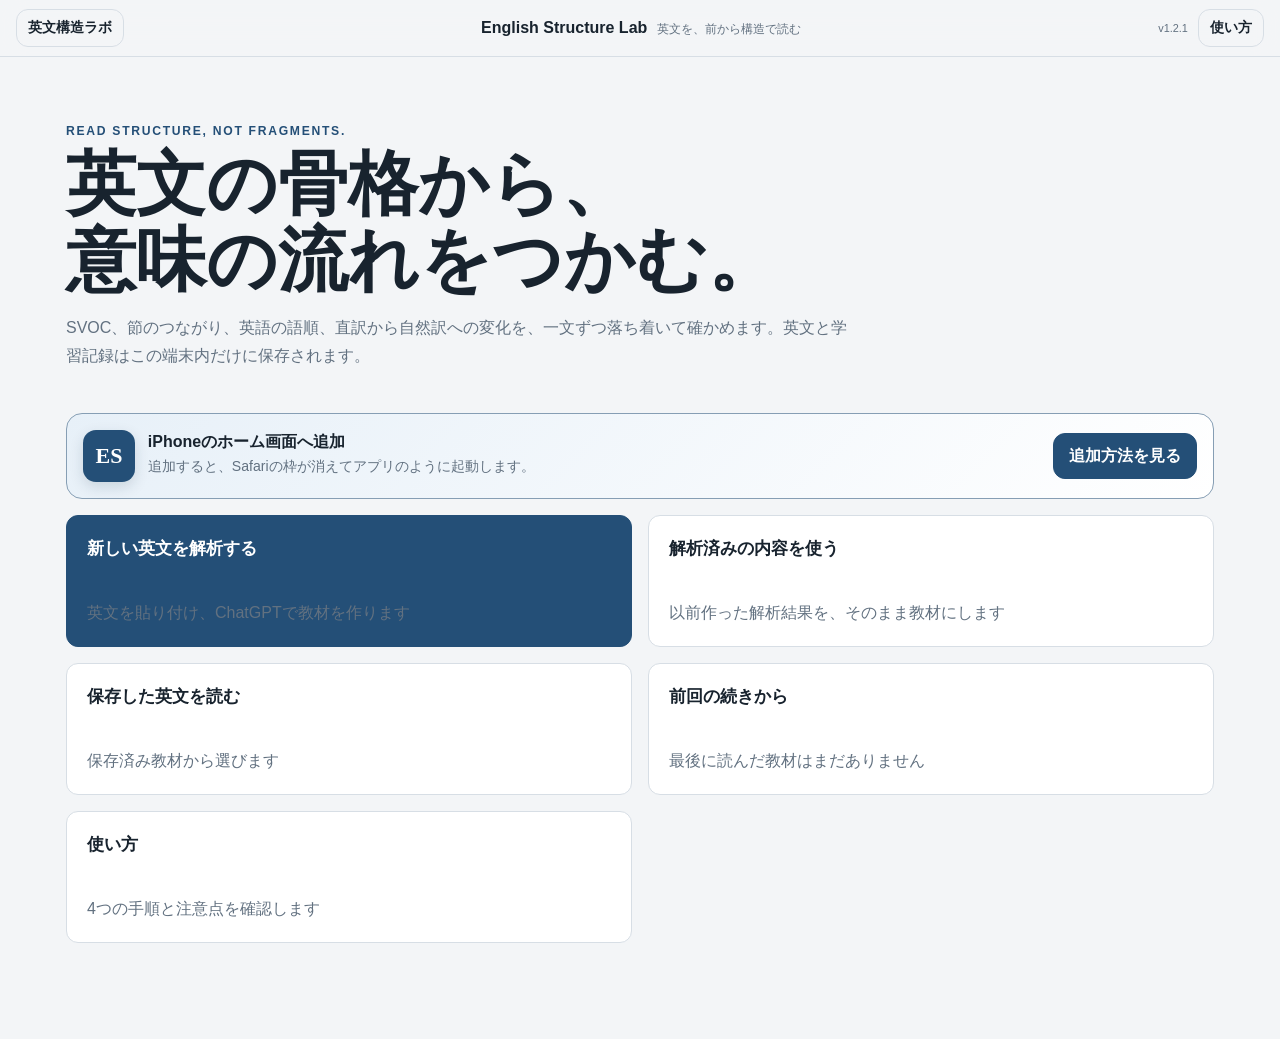
<file: index.html>
<!doctype html>
<html lang="ja">
  <head>
    <meta charset="utf-8" />
    <meta
      name="viewport"
      content="width=device-width,initial-scale=1,viewport-fit=cover,user-scalable=yes"
    />
    <meta name="color-scheme" content="light dark" />
    <meta name="theme-color" content="#244f77" />
    <meta name="mobile-web-app-capable" content="yes" />
    <meta name="apple-mobile-web-app-capable" content="yes" />
    <meta
      name="apple-mobile-web-app-status-bar-style"
      content="black-translucent"
    />
    <meta name="apple-mobile-web-app-title" content="英文構造ラボ" />
    <meta name="format-detection" content="telephone=no" />
    <link rel="manifest" href="./manifest.webmanifest" />
    <link rel="apple-touch-icon" sizes="180x180" href="./app-icon-180.png" />
    <link
      rel="icon"
      type="image/png"
      sizes="512x512"
      href="./app-icon-512.png"
    />
    <title>英文構造ラボ | English Structure Lab</title>
    <style>
      :root {
        --bg: #f3f5f7;
        --card: #fff;
        --ink: #18232e;
        --muted: #627180;
        --line: #d7dee5;
        --brand: #244f77;
        --soft: #e7f0f8;
        --focus: #ffbd3b;
        --s: #1569aa;
        --v: #b52f3d;
        --o: #197744;
        --c: #a65012;
        --m: #6d4b90;
        --fs: 24px;
        --lh: 1.85;
        --shadow: 0 9px 28px #172b3c12;
      }
      [data-theme="dark"] {
        --bg: #11171d;
        --card: #1a232c;
        --ink: #edf3f8;
        --muted: #aab6c1;
        --line: #354452;
        --brand: #9bc9ef;
        --soft: #253a4c;
        --s: #77c0ff;
        --v: #ff8c99;
        --o: #74d69c;
        --c: #ffb273;
        --m: #c7a8e8;
        --shadow: none;
      }
      * {
        box-sizing: border-box;
      }
      html {
        background: var(--bg);
        overscroll-behavior-y: none;
      }
      body {
        margin: 0;
        min-height: 100vh;
        min-height: 100dvh;
        background: var(--bg);
        color: var(--ink);
        font-family:
          -apple-system, BlinkMacSystemFont, "Hiragino Sans", "Yu Gothic",
          sans-serif;
        -webkit-tap-highlight-color: transparent;
        overscroll-behavior-y: none;
      }
      button,
      input,
      textarea,
      select {
        font: inherit;
        color: inherit;
      }
      button,
      .fileButton {
        min-height: 46px;
        border: 1px solid var(--line);
        border-radius: 12px;
        background: var(--card);
        padding: 0.66rem 0.95rem;
        font-weight: 700;
        cursor: pointer;
        touch-action: manipulation;
      }
      button:hover,
      .fileButton:hover {
        border-color: var(--brand);
      }
      button:focus-visible,
      input:focus-visible,
      textarea:focus-visible,
      select:focus-visible,
      [tabindex]:focus-visible {
        outline: 3px solid var(--focus);
        outline-offset: 3px;
      }
      .primary {
        background: var(--brand);
        border-color: var(--brand);
        color: white;
      }
      [data-theme="dark"] .primary {
        color: #111;
      }
      .ghost {
        background: transparent;
      }
      .danger {
        color: #a52330;
      }
      .small {
        min-height: 38px;
        padding: 0.4rem 0.68rem;
        font-size: 0.88rem;
      }
      .header {
        position: sticky;
        top: 0;
        z-index: 30;
        display: flex;
        justify-content: space-between;
        align-items: center;
        gap: 0.5rem;
        padding: max(0.55rem, env(safe-area-inset-top))
          max(1rem, env(safe-area-inset-right)) 0.55rem
          max(1rem, env(safe-area-inset-left));
        border-bottom: 1px solid var(--line);
        background: color-mix(in srgb, var(--bg) 92%, transparent);
        backdrop-filter: blur(12px);
        -webkit-backdrop-filter: blur(12px);
      }
      .brand {
        display: flex;
        gap: 0.6rem;
        align-items: baseline;
      }
      .brand span {
        font-size: 0.72rem;
        color: var(--muted);
      }
      .appVersion {
        font-size: 0.68rem;
        color: var(--muted);
        white-space: nowrap;
      }
      .shell {
        width: min(1180px, 100%);
        margin: auto;
        padding: 1rem max(1rem, env(safe-area-inset-right))
          calc(6rem + env(safe-area-inset-bottom))
          max(1rem, env(safe-area-inset-left));
      }
      .view[hidden],
      .modal[hidden],
      .toast[hidden] {
        display: none !important;
      }
      .hero {
        padding: 3.2rem 0 1.7rem;
        max-width: 790px;
      }
      .eyebrow {
        font-size: 0.76rem;
        font-weight: 800;
        letter-spacing: 0.14em;
        color: var(--brand);
      }
      h1,
      h2 {
        font-family: Georgia, "Yu Mincho", serif;
      }
      .hero h1 {
        font-size: clamp(2.1rem, 7vw, 4.4rem);
        line-height: 1.08;
        margin: 0.5rem 0;
      }
      .hero p,
      .hint {
        color: var(--muted);
        line-height: 1.75;
      }
      .homeGrid {
        display: grid;
        grid-template-columns: 1fr 1fr;
        gap: 1rem;
      }
      .homeAction {
        min-height: 132px;
        text-align: left;
        padding: 1.25rem;
        display: flex;
        flex-direction: column;
        align-items: flex-start;
        justify-content: space-between;
      }
      .homeAction b {
        font-size: 1.08rem;
      }
      .homeAction span {
        color: var(--muted);
        font-weight: 400;
        line-height: 1.55;
      }
      .installCard {
        display: grid;
        grid-template-columns: auto 1fr auto;
        align-items: center;
        gap: 0.8rem;
        border: 1px solid color-mix(in srgb, var(--brand) 45%, var(--line));
        background: linear-gradient(135deg, var(--soft), var(--card));
        padding: 1rem;
        border-radius: 16px;
        margin-bottom: 1rem;
      }
      .installIcon {
        width: 52px;
        height: 52px;
        border-radius: 13px;
        display: grid;
        place-items: center;
        background: #244f77;
        color: white;
        font:
          700 22px Georgia,
          serif;
        box-shadow: 0 5px 14px #18324725;
      }
      .installCard p {
        margin: 0.18rem 0;
        color: var(--muted);
        font-size: 0.88rem;
        line-height: 1.45;
      }
      .sectionHead,
      .row {
        display: flex;
        align-items: center;
        gap: 0.65rem;
        flex-wrap: wrap;
      }
      .sectionHead {
        justify-content: space-between;
      }
      .card {
        background: var(--card);
        border: 1px solid var(--line);
        border-radius: 18px;
        box-shadow: var(--shadow);
        padding: clamp(1rem, 3vw, 1.5rem);
        margin-bottom: 1rem;
      }
      .field {
        display: grid;
        gap: 0.45rem;
        margin-bottom: 1rem;
      }
      .field label {
        font-weight: 800;
      }
      textarea,
      input[type="text"] {
        width: 100%;
        border: 1px solid var(--line);
        border-radius: 12px;
        background: var(--bg);
        padding: 0.85rem;
      }
      textarea {
        min-height: 245px;
        resize: vertical;
        line-height: 1.65;
      }
      .meta {
        font-size: 0.88rem;
        color: var(--muted);
      }
      .spread {
        justify-content: space-between;
      }
      .notice {
        border-left: 4px solid var(--brand);
        background: var(--soft);
        border-radius: 8px;
        padding: 0.85rem 1rem;
        line-height: 1.65;
        margin: 0.8rem 0;
      }
      .notice.error {
        border-color: #b52b37;
        background: color-mix(in srgb, #b52b37 12%, var(--card));
      }
      .steps {
        display: flex;
        gap: 0.35rem;
        overflow: auto;
        margin: 0.7rem 0 1rem;
      }
      .step {
        white-space: nowrap;
        color: var(--muted);
        font-size: 0.82rem;
      }
      .step.active {
        color: var(--brand);
        background: var(--soft);
        border-color: var(--brand);
      }
      .library {
        display: grid;
        gap: 0.75rem;
      }
      .libraryItem {
        display: grid;
        grid-template-columns: 1fr auto;
        gap: 0.7rem;
        align-items: center;
        border: 1px solid var(--line);
        border-radius: 14px;
        padding: 1rem;
      }
      .libraryItem h3 {
        margin: 0 0 0.3rem;
      }
      .studyTop {
        position: sticky;
        top: 64px;
        z-index: 20;
        background: var(--bg);
        padding: 0.5rem 0;
      }
      .progress {
        height: 6px;
        background: var(--line);
        border-radius: 8px;
        overflow: hidden;
      }
      .progress i {
        display: block;
        height: 100%;
        background: var(--brand);
      }
      .studyGrid {
        display: grid;
        grid-template-columns: minmax(0, 1.15fr) minmax(320px, 0.85fr);
        gap: 1rem;
        align-items: start;
      }
      .sentencePanel {
        position: sticky;
        top: 145px;
      }
      .sentence {
        font-family: Georgia, "Times New Roman", serif;
        font-size: var(--fs);
        line-height: var(--lh);
        overflow-wrap: anywhere;
      }
      .speechControls {
        display: flex;
        align-items: center;
        gap: 0.45rem;
        flex-wrap: wrap;
        margin: 0.8rem 0 0.25rem;
      }
      .speechControls select {
        min-height: 42px;
        max-width: min(100%, 230px);
        border: 1px solid var(--line);
        border-radius: 10px;
        background: var(--card);
        padding: 0.45rem;
      }
      .contextPanel {
        display: grid;
        gap: 0.55rem;
        margin-top: 0.75rem;
        padding: 0.8rem;
        border: 1px solid var(--line);
        border-radius: 12px;
        background: var(--bg);
        line-height: 1.65;
      }
      .contextPanel[hidden] {
        display: none;
      }
      .contextLine {
        color: var(--muted);
        font-family: Georgia, "Times New Roman", serif;
      }
      .contextLine.current {
        color: var(--ink);
        border-left: 4px solid var(--brand);
        padding-left: 0.65rem;
        font-weight: 700;
      }
      .pattern {
        font-weight: 800;
        color: var(--brand);
      }
      .structure {
        display: flex;
        flex-wrap: wrap;
        gap: 0.28rem 0.38rem;
        align-items: end;
        font-family: Georgia, serif;
        font-size: calc(var(--fs) * 0.92);
        line-height: 2;
      }
      .svoc {
        display: inline-flex;
        flex-direction: column;
        border-bottom: 3px solid currentColor;
        border-radius: 7px;
        padding: 0.1rem 0.22rem;
        cursor: pointer;
      }
      .svoc small {
        font-family: -apple-system, sans-serif;
        font-size: 0.58em;
        line-height: 1.1;
        font-weight: 900;
      }
      .role-S {
        color: var(--s);
        background: color-mix(in srgb, var(--s) 10%, transparent);
      }
      .role-V {
        color: var(--v);
        background: color-mix(in srgb, var(--v) 10%, transparent);
      }
      .role-O {
        color: var(--o);
        background: color-mix(in srgb, var(--o) 10%, transparent);
      }
      .role-C {
        color: var(--c);
        background: color-mix(in srgb, var(--c) 10%, transparent);
      }
      .role-M {
        color: var(--m);
        background: color-mix(in srgb, var(--m) 10%, transparent);
      }
      .range {
        border: 1px solid var(--line);
        border-radius: 9px;
        padding: 0.1rem 0.25rem;
        cursor: pointer;
      }
      .phrase {
        border-bottom: 3px solid var(--m);
      }
      .clause {
        border-left: 4px solid var(--brand);
        padding-left: 0.4rem;
      }
      .highlight {
        outline: 3px solid var(--focus);
        outline-offset: 2px;
      }
      .layers {
        display: flex;
        gap: 0.3rem;
        flex-wrap: wrap;
        margin: 0.8rem 0;
      }
      .blocks {
        display: grid;
        gap: 0.7rem;
      }
      .block {
        background: var(--card);
        border: 1px solid var(--line);
        border-radius: 16px;
        overflow: hidden;
      }
      .block > button {
        width: 100%;
        border: 0;
        border-radius: 0;
        background: transparent;
        text-align: left;
        display: flex;
        justify-content: space-between;
        padding: 1rem;
      }
      .block > button[aria-expanded="true"] {
        background: var(--soft);
        color: var(--brand);
      }
      .body {
        padding: 1rem;
        border-top: 1px solid var(--line);
      }
      .body[hidden] {
        display: none;
      }
      .chunk {
        display: grid;
        grid-template-columns: 1fr 1fr;
        gap: 0.5rem;
        margin: 0.55rem 0;
      }
      .chunk button {
        line-height: 1.5;
        text-align: left;
        font-weight: 500;
      }
      .chunk button:first-child {
        font-family: Georgia, serif;
      }
      .chunk.active button {
        outline: 3px solid var(--focus);
      }
      .list {
        display: grid;
        gap: 0.6rem;
      }
      .item {
        border: 1px solid var(--line);
        border-radius: 12px;
        padding: 0.78rem;
        line-height: 1.65;
      }
      .item h4 {
        margin: 0 0 0.3rem;
      }
      .tag {
        display: inline-block;
        border-radius: 999px;
        background: var(--soft);
        color: var(--brand);
        font-size: 0.76rem;
        font-weight: 800;
        padding: 0.2rem 0.5rem;
        margin: 0.1rem;
      }
      .treeWrap {
        overflow: auto;
      }
      .tree {
        min-width: max-content;
      }
      .tree,
      .tree ul {
        list-style: none;
      }
      .tree ul {
        margin: 0.35rem 0 0.35rem 1rem;
        padding-left: 1rem;
        border-left: 2px solid var(--line);
      }
      .tree button {
        min-height: 38px;
        padding: 0.35rem 0.55rem;
        max-width: 430px;
        text-align: left;
      }
      .settings {
        display: grid;
        grid-template-columns: 1fr 1fr;
        gap: 0.8rem;
      }
      .settings label {
        display: grid;
        gap: 0.3rem;
        font-size: 0.88rem;
        font-weight: 700;
      }
      .bottom {
        display: none;
        position: fixed;
        z-index: 40;
        left: 0;
        right: 0;
        bottom: 0;
        grid-template-columns: repeat(4, 1fr);
        gap: 0.3rem;
        padding: 0.4rem max(0.5rem, env(safe-area-inset-right))
          calc(0.4rem + env(safe-area-inset-bottom))
          max(0.5rem, env(safe-area-inset-left));
        border-top: 1px solid var(--line);
        background: color-mix(in srgb, var(--card) 94%, transparent);
        backdrop-filter: blur(12px);
        -webkit-backdrop-filter: blur(12px);
      }
      .bottom button {
        min-height: 48px;
        font-size: 0.74rem;
        padding: 0.3rem;
      }
      .toast {
        position: fixed;
        z-index: 100;
        left: 50%;
        bottom: calc(5.7rem + env(safe-area-inset-bottom));
        transform: translateX(-50%);
        background: #142331;
        color: #fff;
        border-radius: 999px;
        padding: 0.75rem 1rem;
        max-width: 90%;
        text-align: center;
      }
      .modal {
        position: fixed;
        inset: 0;
        z-index: 80;
        background: #0008;
        display: grid;
        place-items: center;
        padding: 1rem;
      }
      .modal .card {
        width: min(620px, 100%);
        max-height: 85vh;
        overflow: auto;
      }
      .empty {
        text-align: center;
        padding: 2rem;
        color: var(--muted);
      }
      .sr {
        position: absolute;
        width: 1px;
        height: 1px;
        overflow: hidden;
        clip: rect(0, 0, 0, 0);
      }
      @media (max-width: 760px) {
        .brand span {
          display: none;
        }
        .homeGrid,
        .studyGrid {
          grid-template-columns: 1fr;
        }
        .sentencePanel {
          position: static;
        }
        .libraryItem {
          grid-template-columns: 1fr;
        }
        .chunk {
          grid-template-columns: 1fr;
        }
        .bottom {
          display: grid;
        }
        .hero {
          padding: 2rem 0 1rem;
        }
        .card {
          border-radius: 14px;
        }
        .studyTop {
          top: 60px;
        }
        .installCard {
          grid-template-columns: auto 1fr;
        }
        .installCard button {
          grid-column: 1/-1;
          width: 100%;
        }
      }
      @media (display-mode: standalone) {
        .installCard {
          display: none;
        }
        .header {
          padding-top: max(0.55rem, env(safe-area-inset-top));
        }
        .shell {
          padding-top: 0.7rem;
        }
      }
      @media (min-width: 761px) and (max-width: 1050px) and (orientation: portrait) {
        .studyGrid {
          grid-template-columns: 1fr;
        }
        .sentencePanel {
          position: static;
        }
      }
      @media (prefers-reduced-motion: reduce) {
        * {
          scroll-behavior: auto !important;
          transition: none !important;
        }
      }
    </style>
  </head>
  <body>
    <header class="header">
      <button class="ghost small" data-go="home">英文構造ラボ</button>
      <div class="brand">
        <strong>English Structure Lab</strong
        ><span>英文を、前から構造で読む</span>
      </div>
      <div class="row">
        <span class="appVersion" aria-label="アプリの版">v1.2.1</span>
        <button class="ghost small" data-go="help">使い方</button>
      </div>
    </header>
    <main class="shell" id="main">
      <section class="view" id="view-home">
        <div class="hero">
          <div class="eyebrow">READ STRUCTURE, NOT FRAGMENTS.</div>
          <h1>英文の骨格から、<br />意味の流れをつかむ。</h1>
          <p>
            SVOC、節のつながり、英語の語順、直訳から自然訳への変化を、一文ずつ落ち着いて確かめます。英文と学習記録はこの端末内だけに保存されます。
          </p>
        </div>
        <div class="installCard" id="installCard">
          <div class="installIcon" aria-hidden="true">ES</div>
          <div>
            <strong>iPhoneのホーム画面へ追加</strong>
            <p>追加すると、Safariの枠が消えてアプリのように起動します。</p>
          </div>
          <button class="primary" id="showInstall">追加方法を見る</button>
        </div>
        <div class="homeGrid">
          <button class="homeAction primary" data-go="input">
            <b>新しい英文を解析する</b
            ><span>英文を貼り付け、ChatGPTで教材を作ります</span></button
          ><button class="homeAction" id="useAnalyzed">
            <b>解析済みの内容を使う</b
            ><span>以前作った解析結果を、そのまま教材にします</span></button
          ><button class="homeAction" data-go="library">
            <b>保存した英文を読む</b
            ><span>保存済み教材から選びます</span></button
          ><button class="homeAction" id="continue">
            <b>前回の続きから</b
            ><span id="continueMeta">最後に読んだ位置を開きます</span></button
          ><button class="homeAction" data-go="help">
            <b>使い方</b><span>4つの手順と注意点を確認します</span>
          </button>
        </div>
      </section>
      <section class="view" id="view-input" hidden>
        <div class="sectionHead">
          <h1>英文を入れる</h1>
          <button data-go="home">戻る</button>
        </div>
        <div class="steps">
          <button class="step active" disabled>1 英文を入れる</button
          ><button class="step" disabled>2 ChatGPTで解析</button
          ><button class="step" disabled>3 結果を戻す</button
          ><button class="step" disabled>4 学習開始</button>
        </div>
        <div class="card">
          <div class="field">
            <label for="source">解析したい英文</label
            ><textarea
              id="source"
              spellcheck="false"
              placeholder="ここに英文を貼り付けてください"
            ></textarea>
            <div class="row spread">
              <span class="meta" id="count">0文字・0文の目安</span
              ><button class="small danger" id="clear">入力を消す</button>
            </div>
          </div>
          <div class="row">
            <button class="primary" id="copy">
              ChatGPTで解析する文章をコピー</button
            ><button id="sample">サンプルで試す</button>
          </div>
          <p class="hint">
            長文はアプリが安全な単位へ自動的に分けます。コピー後、ChatGPTの新しいチャットへ貼り付け、返ってきた内容を次の画面へそのまま戻してください。
          </p>
        </div>
      </section>
      <section class="view" id="view-import" hidden>
        <div class="sectionHead">
          <h1>解析結果を戻す</h1>
          <button data-go="input">英文へ戻る</button>
        </div>
        <div class="steps">
          <button class="step" disabled>1 英文</button
          ><button class="step" disabled>2 ChatGPT</button
          ><button class="step active" disabled>3 結果を戻す</button
          ><button class="step" disabled>4 学習開始</button>
        </div>
        <div class="card">
          <div class="field">
            <label for="title">教材タイトル</label
            ><input id="title" type="text" maxlength="120" />
          </div>
          <div class="notice" id="batchProgress" hidden></div>
          <div class="field">
            <label for="result">ChatGPTから返ってきた内容</label
            ><textarea
              id="result"
              placeholder="ここへ貼り付けてください。前後の説明や ``` があっても探します。"
            ></textarea>
            <div class="meta" id="resultCount">まだ貼り付けられていません</div>
          </div>
          <div class="notice" id="importNotice" hidden role="status"></div>
          <div class="row">
            <button class="primary" id="check">内容を確認する</button
            ><button id="paste">クリップボードから貼り付け</button
            ><button class="primary" id="nextBatchCopy" hidden>
              次の部分をコピー
            </button>
          </div>
        </div>
      </section>
      <section class="view" id="view-library" hidden>
        <div class="sectionHead">
          <h1>保存した英文</h1>
          <button data-go="home">戻る</button>
        </div>
        <div class="card">
          <div class="row">
            <label class="fileButton" for="file">教材を読み込む</label
            ><input
              class="sr"
              id="file"
              type="file"
              accept="application/json,.json"
            /><button id="exportAll">すべて書き出す</button
            ><button class="danger" id="deleteAll">すべて削除</button>
          </div>
          <p class="hint">
            書き出したファイルは、バックアップや別端末への移動に使えます。
          </p>
        </div>
        <div class="library" id="library"></div>
      </section>
      <section class="view" id="view-study" hidden>
        <div class="studyTop">
          <div class="row spread">
            <div>
              <strong id="studyTitle"></strong
              ><span class="meta" id="position"></span>
            </div>
            <div class="row">
              <button class="small" id="prev">前の文</button
              ><button class="small primary" id="next">次の文</button>
            </div>
          </div>
          <div class="progress"><i id="bar"></i></div>
        </div>
        <div class="studyGrid">
          <article class="card sentencePanel">
            <div class="row spread">
              <span class="pattern" id="pattern"></span
              ><button class="small" id="settings">表示設定</button>
            </div>
            <div class="sentence" id="sentence" lang="en"></div>
            <div class="speechControls" aria-label="英文の読み上げ">
              <button class="small primary" id="speakSentence">
                英文を読み上げる
              </button>
              <button class="small" id="stopSpeech" hidden>停止</button>
              <label class="meta" for="speechRate">速さ</label>
              <select id="speechRate" aria-label="読み上げ速度">
                <option value="0.82">少しゆっくり</option>
                <option value="0.94" selected>自然な速さ</option>
                <option value="1.06">少し速く</option>
              </select>
              <select id="speechVoice" aria-label="英語音声">
                <option value="">自然な英語音声（自動）</option>
              </select>
              <span class="meta" id="speechStatus" role="status"></span>
            </div>
            <button
              class="small ghost"
              id="contextToggle"
              aria-expanded="false"
              aria-controls="contextPanel"
            >
              前後の文脈を見る
            </button>
            <div class="contextPanel" id="contextPanel" hidden></div>
            <div class="layers">
              <button class="small" data-layer="svoc">SVOC</button
              ><button class="small" data-layer="phrases">語句</button
              ><button class="small" data-layer="clauses">節</button
              ><button class="small" data-layer="plain">原文</button>
            </div>
            <div id="structure"></div>
            <div class="notice" id="selection" hidden></div>
          </article>
          <div class="blocks" id="blocks"></div>
        </div>
      </section>
      <section class="view" id="view-help" hidden>
        <div class="sectionHead">
          <h1>使い方</h1>
          <button data-go="home">戻る</button>
        </div>
        <div class="card list">
          <div class="item">
            <b>1　英文を入れる</b>
            <p>ニュース、小説、教科書などの英文を貼り付けます。</p>
          </div>
          <div class="item">
            <b>2　ChatGPTで解析する</b>
            <p>
              専用の指示と英文をコピーしてChatGPTへ貼り付けます。このアプリから外部送信はしません。
            </p>
          </div>
          <div class="item">
            <b>3　解析結果を戻す</b>
            <p>
              ChatGPTの返答を貼り付けて「内容を確認する」を押します。長文では「次の部分をコピー」を順番に押すだけで、最後に一つの教材へまとまります。途中経過は自動保存されます。
            </p>
          </div>
          <div class="item">
            <b>4　学習を始める</b>
            <p>構造→語順理解→チャンク訳→直訳→自然訳→文法の順に開きます。</p>
          </div>
        </div>
        <div class="card">
          <h2>色と役割</h2>
          <p>
            <span class="tag role-S">S 主語</span
            ><span class="tag role-V">V 動詞</span
            ><span class="tag role-O">O 目的語</span
            ><span class="tag role-C">C 補語</span
            ><span class="tag role-M">M 修飾語</span>
          </p>
          <p class="hint">
            色だけでなく文字ラベルでも区別します。解析は唯一の正解ではなく、読み方を検討するための学習材料です。
          </p>
        </div>
      </section>
    </main>
    <nav class="bottom" aria-label="主要メニュー">
      <button data-go="home">ホーム</button
      ><button data-go="input">新規解析</button
      ><button data-go="library">保存教材</button
      ><button data-go="study" id="bottomStudy">学習</button>
    </nav>
    <div class="toast" id="toast" hidden role="status"></div>
    <div
      class="modal"
      id="modal"
      hidden
      role="dialog"
      aria-modal="true"
      aria-labelledby="settingsTitle"
    >
      <div class="card">
        <div class="row spread">
          <h2 id="settingsTitle">表示設定</h2>
          <button id="close">閉じる</button>
        </div>
        <div class="settings">
          <label
            >表示モード<select id="mode">
              <option value="simple">シンプル</option>
              <option value="standard">標準</option>
              <option value="detail">詳細</option>
            </select></label
          ><label
            >文字サイズ<input id="font" type="range" min="18" max="36" /></label
          ><label
            >行間<input
              id="line"
              type="range"
              min="1.4"
              max="2.2"
              step=".05" /></label
          ><label
            >配色<select id="theme">
              <option value="auto">端末に合わせる</option>
              <option value="light">ライト</option>
              <option value="dark">ダーク</option>
            </select></label
          >
        </div>
      </div>
    </div>
    <div
      class="modal"
      id="installModal"
      hidden
      role="dialog"
      aria-modal="true"
      aria-labelledby="installTitle"
    >
      <div class="card">
        <div class="row spread">
          <h2 id="installTitle">iPhoneへ追加する</h2>
          <button id="closeInstall">閉じる</button>
        </div>
        <div class="list">
          <div class="item">
            <b>1　Safariで公開ページを開く</b>
            <p>
              ファイルのプレビューではなく、GitHub
              PagesなどのHTTPSページをSafariで開きます。
            </p>
          </div>
          <div class="item">
            <b>2　画面下の共有ボタンを押す</b>
            <p>四角から上向き矢印が出ているボタンです。</p>
          </div>
          <div class="item">
            <b>3　「ホーム画面に追加」を選ぶ</b>
            <p>見つからない場合は、共有メニューを下へスクロールします。</p>
          </div>
          <div class="item">
            <b>4　右上の「追加」を押す</b>
            <p>
              ホーム画面の「英文構造ラボ」から、独立したアプリのように起動できます。
            </p>
          </div>
        </div>
        <div class="notice">
          最初に一度オンラインで開けば、基本画面と保存済み教材はオフラインでも利用できます。
        </div>
      </div>
    </div>
    <script>
      (() => {
        "use strict";
        const $ = (s) => document.querySelector(s),
          $$ = (s) => [...document.querySelectorAll(s)];
        const K = {
            m: "esl.materials.v1",
            p: "esl.prefs.v1",
            l: "esl.last.v1",
            d: "esl.draft.v1",
            b: "esl.batch.v1",
          },
          MAX = 2e6;
        const st = {
          materials: [],
          id: null,
          index: 0,
          layer: "svoc",
          batch: null,
          importMode: "batch",
          prefs: {
            mode: "standard",
            font: 24,
            line: 1.85,
            theme: "auto",
            speechRate: 0.94,
            speechVoice: "",
          },
        };
        const str = (v) => (v == null ? "" : String(v)),
          norm = (v) => str(v).normalize("NFKC").replace(/\s+/g, " ").trim(),
          uid = () =>
            `m_${Date.now().toString(36)}_${Math.random().toString(36).slice(2, 8)}`;
        function load(k, f) {
          try {
            return JSON.parse(localStorage.getItem(k)) ?? f;
          } catch {
            return f;
          }
        }
        function save(k, v) {
          try {
            localStorage.setItem(k, JSON.stringify(v));
            return true;
          } catch {
            msg(
              "保存領域がいっぱいです。不要な教材を書き出して削除してください。",
            );
            return false;
          }
        }
        function msg(t) {
          let e = $("#toast");
          e.textContent = t;
          e.hidden = false;
          clearTimeout(msg.t);
          msg.t = setTimeout(() => (e.hidden = true), 2500);
        }
        function current() {
          return st.materials.find((x) => x.id === st.id);
        }
        function go(n) {
          if (n !== "study") stopSpeaking();
          if (n === "study" && !current()) {
            msg("先に教材を選んでください");
            n = "library";
          }
          $$(".view").forEach((v) => (v.hidden = v.id !== `view-${n}`));
          if (n === "library") renderLibrary();
          if (n === "study") renderStudy();
          if (n === "import") updateBatchUI();
          scrollTo({ top: 0, behavior: "smooth" });
        }
        function prefs() {
          document.documentElement.style.setProperty(
            "--fs",
            st.prefs.font + "px",
          );
          document.documentElement.style.setProperty("--lh", st.prefs.line);
          let dark =
            st.prefs.theme === "dark" ||
            (st.prefs.theme === "auto" &&
              matchMedia("(prefers-color-scheme:dark)").matches);
          document.documentElement.dataset.theme = dark ? "dark" : "light";
          $("#mode").value = st.prefs.mode;
          $("#font").value = st.prefs.font;
          $("#line").value = st.prefs.line;
          $("#theme").value = st.prefs.theme;
          $("#speechRate").value = str(st.prefs.speechRate || 0.94);
        }
        function cont() {
          let m = current();
          $("#continue").disabled = !m;
          $("#bottomStudy").disabled = !m;
          $("#continueMeta").textContent = m
            ? `${m.title}・${st.index + 1}文目`
            : "最後に読んだ教材はまだありません";
        }
        function range(text, item) {
          let a = Number.isInteger(item?.start) ? item.start : -1,
            b = Number.isInteger(item?.end) ? item.end : -1;
          if (a < 0 || b <= a || text.slice(a, b) !== item.text) {
            a = text.indexOf(str(item?.text));
            b = a < 0 ? 0 : a + str(item.text).length;
          }
          return {
            start: Math.max(0, a),
            end: Math.min(text.length, Math.max(a, b)),
          };
        }
        function repairJsonQuotes(text) {
          let result = "",
            inString = false,
            escaped = false;
          for (let i = 0; i < text.length; i++) {
            const char = text[i];
            if (!inString && /[“”„‟＂]/.test(char)) {
              result += '"';
              inString = true;
              continue;
            }
            if (inString) {
              if (escaped) {
                result += char;
                escaped = false;
                continue;
              }
              if (char === "\\") {
                result += char;
                escaped = true;
                continue;
              }
              if (char === '"') {
                result += char;
                inString = false;
                continue;
              }
              if (/[“”„‟＂]/.test(char)) {
                const next = text.slice(i + 1).match(/\S/)?.[0];
                if (!next || /[:,}\]]/.test(next)) {
                  result += '"';
                  inString = false;
                  continue;
                }
              }
            }
            result += char;
          }
          return result;
        }
        function jsonCandidates(text) {
          const candidates = [text];
          const repaired = repairJsonQuotes(text);
          if (!candidates.includes(repaired)) candidates.push(repaired);
          // ChatGPTの返答がスマート引用符だけで囲まれている場合は、まず
          // すべてをJSON標準の半角引用符へ戻す。引用符の左右が途中で
          // 入れ替わっていても、この経路なら読み取れる。
          const normalized = text
            .replace(/^\uFEFF/, "")
            .replace(/[“”„‟＂]/g, '"')
            .replace(/\u00a0/g, " ");
          if (normalized !== text) candidates.push(normalized);
          const expanded = [];
          for (const candidate of candidates) {
            expanded.push(candidate);
            const withoutTrailingCommas = candidate.replace(
              /,\s*([}\]])/g,
              "$1",
            );
            if (!expanded.includes(withoutTrailingCommas))
              expanded.push(withoutTrailingCommas);
          }
          return expanded;
        }
        function parseJsonCandidate(text) {
          for (const candidate of jsonCandidates(text)) {
            try {
              return JSON.parse(candidate);
            } catch {}
          }
          return null;
        }
        function extract(raw) {
          if (raw.length > MAX)
            throw Error("結果が大きすぎます。英文を分けて解析してください。");
          let c = raw
            .replace(/^\s*```(?:json)?\s*/i, "")
            .replace(/\s*```\s*$/, "")
            .trim();
          const direct = parseJsonCandidate(c);
          if (direct) return direct;
          for (const candidate of jsonCandidates(c)) {
            let s = -1,
              d = 0,
              q = false,
              e = false;
            for (let i = 0; i < candidate.length; i++) {
              let x = candidate[i];
              if (q) {
                if (e) e = false;
                else if (x === "\\") e = true;
                else if (x === '"') q = false;
                continue;
              }
              if (x === '"') {
                q = true;
                continue;
              }
              if (x === "{") {
                if (!d) s = i;
                d++;
              } else if (x === "}" && d && !--d) {
                const parsed = parseJsonCandidate(candidate.slice(s, i + 1));
                if (parsed) return parsed;
                s = -1;
              }
            }
          }
          const open = (c.match(/{/g) || []).length,
            close = (c.match(/}/g) || []).length;
          if (!c.trim().startsWith("{"))
            throw Error(
              "返答の先頭に教材データが見つかりません。ChatGPTの返答内の「{」から貼り付けてください。",
            );
          if (open > close)
            throw Error(
              `返答の末尾が途中で切れています（閉じ記号が${open - close}個不足）。ChatGPTの返答末尾までコピーしてください。`,
            );
          throw Error(
            "内容の一部に読み取れない記号があります。画面に v1.0.9 と表示されていることを確認してください。",
          );
        }
        function wordSet(v) {
          return new Set(
            norm(v)
              .toLowerCase()
              .match(/[a-z]+(?:'[a-z]+)?/g) || [],
          );
        }
        function similarity(a, b) {
          let A = wordSet(a),
            B = wordSet(b),
            h = 0;
          A.forEach((x) => B.has(x) && h++);
          return h / Math.max(1, A.size, B.size);
        }
        function validate(d, source = "") {
          let errors = [],
            warnings = [];
          if (!d || typeof d !== "object") errors.push("内容が空です。");
          if (typeof d?.originalText !== "string" || !d.originalText.trim())
            errors.push("元の英文がありません。");
          if (!Array.isArray(d?.sentences) || !d.sentences.length)
            errors.push("学習する文がありません。");
          (d?.sentences || []).forEach((s, i) => {
            if (typeof s?.text !== "string" || !s.text.trim())
              errors.push(`${i + 1}文目の英文がありません。`);
            if (!Array.isArray(s.elements))
              warnings.push(`${i + 1}文目のSVOC情報がありません。`);
          });
          if (
            source &&
            d?.originalText &&
            similarity(source, d.originalText) < 0.72
          )
            warnings.push("入力した英文と結果の英文に大きな違いがあります。");
          return { ok: !errors.length, errors, warnings };
        }
        function clean(d) {
          let x = JSON.parse(JSON.stringify(d));
          x.schemaVersion = str(x.schemaVersion || "1.0");
          x.title = str(x.title || "名称未設定").slice(0, 120);
          x.originalText = str(x.originalText).slice(0, 250000);
          x.sentences = (x.sentences || [])
            .slice(0, 500)
            .map((s, i) => ({
              ...s,
              id: str(s.id || `s${i + 1}`),
              text: str(s.text),
              elements: Array.isArray(s.elements) ? s.elements : [],
              phrases: Array.isArray(s.phrases) ? s.phrases : [],
              clauses: Array.isArray(s.clauses) ? s.clauses : [],
              chunks: Array.isArray(s.chunks) ? s.chunks : [],
              grammarPoints: Array.isArray(s.grammarPoints)
                ? s.grammarPoints
                : [],
              references: Array.isArray(s.references) ? s.references : [],
              omissions: Array.isArray(s.omissions) ? s.omissions : [],
              translationChanges: Array.isArray(s.translationChanges)
                ? s.translationChanges
                : [],
              alternativeTranslations: Array.isArray(s.alternativeTranslations)
                ? s.alternativeTranslations
                : [],
            }));
          return x;
        }
        function put(data, title) {
          let d = clean(data),
            fp = norm(d.originalText).toLowerCase();
          d.title = title || d.title;
          let old = st.materials.find((x) => x.fp === fp);
          if (old) {
            old.data = d;
            old.title = d.title;
            old.updated = new Date().toISOString();
            st.id = old.id;
            msg("同じ英文の教材を更新しました");
          } else {
            let m = {
              id: uid(),
              title: d.title,
              fp,
              data: d,
              updated: new Date().toISOString(),
            };
            st.materials.unshift(m);
            st.id = m.id;
          }
          st.index = 0;
          if (!save(K.m, st.materials)) return false;
          save(K.l, { id: st.id, index: 0 });
          cont();
          return true;
        }
        function txt(p, t, c = "") {
          let s = document.createElement("span");
          s.textContent = t;
          s.className = c;
          p.append(s);
          return s;
        }
        function select(id, item) {
          $$("[data-ref]").forEach((x) =>
            x.classList.toggle("highlight", !!id && x.dataset.ref === id),
          );
          let n = $("#selection"),
            parts = [
              item?.label || item?.name || item?.function || item?.role,
              item?.text,
              item?.introducedBy ? `導く語: ${item.introducedBy}` : "",
              item?.dependsOn ? `依存先: ${item.dependsOn}` : "",
            ].filter(Boolean);
          n.textContent = parts.join("｜");
          n.hidden = !parts.length;
        }
        function ranges(host, text, items, type) {
          host.replaceChildren();
          let rs = (items || [])
            .map((x) => ({ ...x, ...range(text, x) }))
            .filter((x) => x.end > x.start)
            .sort((a, b) => a.start - b.start || b.end - a.end);
          if (type === "clauses" && rs.length > 1)
            rs = rs.filter((x) => !(x.start === 0 && x.end === text.length));
          let pos = 0;
          for (let x of rs) {
            if (x.start < pos) continue;
            if (x.start > pos) txt(host, text.slice(pos, x.start));
            let el = txt(
              host,
              text.slice(x.start, x.end),
              type === "svoc"
                ? `svoc role-${x.role || "M"}`
                : `range ${type === "phrases" ? "phrase" : "clause"}`,
            );
            el.dataset.ref = x.id || "";
            el.tabIndex = 0;
            el.setAttribute("role", "button");
            if (type === "svoc") {
              let sm = document.createElement("small");
              sm.textContent = `${x.role || "M"} ${x.function || ""}`;
              el.prepend(sm);
            }
            el.onclick = () => select(x.id, x);
            el.onkeydown = (e) => {
              if (e.key === "Enter" || e.key === " ") {
                e.preventDefault();
                el.click();
              }
            };
            pos = x.end;
          }
          if (pos < text.length) txt(host, text.slice(pos));
        }
        function layer(s) {
          let h = $("#structure");
          h.className = st.layer === "svoc" ? "structure" : "sentence";
          if (st.layer === "plain") {
            h.textContent = s.text;
          } else
            ranges(
              h,
              s.text,
              st.layer === "svoc" ? s.elements : s[st.layer] || [],
              st.layer,
            );
          $$("[data-layer]").forEach((b) =>
            b.classList.toggle("primary", b.dataset.layer === st.layer),
          );
        }
        function kv(p, k, v) {
          if (!v) return;
          let q = document.createElement("p"),
            b = document.createElement("strong");
          b.textContent = k + "：";
          q.append(b, document.createTextNode(str(v)));
          p.append(q);
        }
        function block(title, key, build, open = false) {
          let w = document.createElement("section");
          w.className = "block";
          w.dataset.key = key;
          let b = document.createElement("button"),
            body = document.createElement("div"),
            mark = document.createElement("span");
          b.type = "button";
          b.setAttribute("aria-expanded", String(open));
          b.textContent = title;
          mark.textContent = open ? "−" : "＋";
          b.append(mark);
          body.className = "body";
          body.hidden = !open;
          b.onclick = () => {
            let n = b.getAttribute("aria-expanded") !== "true";
            b.setAttribute("aria-expanded", String(n));
            mark.textContent = n ? "−" : "＋";
            body.hidden = !n;
          };
          build(body);
          w.append(b, body);
          return w;
        }
        function tree(n, p) {
          if (!n) return;
          let li = document.createElement("li"),
            b = document.createElement("button");
          b.textContent = [n.label, n.text].filter(Boolean).join(" — ");
          b.dataset.ref = n.refId || n.id || "";
          b.onclick = () => select(n.refId || n.id, n);
          li.append(b);
          if (n.children?.length) {
            let ul = document.createElement("ul");
            n.children.forEach((x) => tree(x, ul));
            li.append(ul);
          }
          p.append(li);
        }
        function renderStudy() {
          stopSpeaking();
          let m = current(),
            ss = m?.data.sentences;
          if (!ss?.length) return;
          st.index = Math.max(0, Math.min(st.index, ss.length - 1));
          let s = ss[st.index];
          $("#studyTitle").textContent = m.title;
          $("#position").textContent = `　${st.index + 1} / ${ss.length}文`;
          $("#bar").style.width = `${((st.index + 1) / ss.length) * 100}%`;
          $("#pattern").textContent = s.pattern
            ? `文型 ${s.pattern}`
            : "文の構造";
          $("#sentence").textContent = s.text;
          renderSentenceContext(m, s);
          $("#prev").disabled = !st.index;
          $("#next").disabled = st.index === ss.length - 1;
          layer(s);
          let all = [],
            mode = st.prefs.mode;
          all.push(
            block(
              "1　英文構造",
              "structure",
              (b) => {
                kv(b, "文型", s.pattern);
                let l = document.createElement("div");
                l.className = "list";
                s.clauses.forEach((c) => {
                  let x = document.createElement("button");
                  x.className = "item";
                  x.dataset.ref = c.id || "";
                  x.textContent = `${c.label || c.type}｜${c.text}${c.function ? "｜" + c.function : ""}`;
                  x.onclick = () => select(c.id, c);
                  l.append(x);
                });
                b.append(l);
              },
              true,
            ),
          );
          all.push(
            block("2　英語の語順に沿った理解", "order", (b) =>
              s.chunks.forEach((ch) => {
                let p = document.createElement("div");
                p.className = "chunk";
                let en = document.createElement("button"),
                  ja = document.createElement("button");
                en.lang = "en";
                en.textContent = ch.english;
                ja.textContent = ch.japaneseInEnglishOrder;
                [en, ja].forEach(
                  (x) =>
                    (x.onclick = () => {
                      $$(".chunk").forEach((y) => y.classList.remove("active"));
                      p.classList.add("active");
                    }),
                );
                p.append(en, ja);
                b.append(p);
              }),
            ),
          );
          all.push(
            block("3　意味のかたまりごとの訳", "chunks", (b) => {
              let l = document.createElement("div");
              l.className = "list";
              s.chunks.forEach((ch) => {
                let d = document.createElement("div");
                d.className = "item";
                kv(d, "英語", ch.english);
                kv(d, "働き", ch.function);
                kv(d, "意味", ch.meaning || ch.japaneseInEnglishOrder);
                kv(d, "かかる先", ch.modifiesText || ch.modifiesId);
                kv(d, "補足", ch.note);
                l.append(d);
              });
              b.append(l);
            }),
          );
          all.push(
            block("4　直訳", "literal", (b) => {
              kv(b, "直訳", s.literalTranslation);
              let p = document.createElement("p");
              p.className = "hint";
              p.textContent = "英文構造との対応を優先した訳です。";
              b.append(p);
            }),
          );
          all.push(
            block("5　自然な日本語訳", "natural", (b) => {
              kv(b, "自然訳", s.naturalTranslation);
              if (s.alternativeTranslations.length)
                kv(b, "別訳", s.alternativeTranslations.join("／"));
              let l = document.createElement("div");
              l.className = "list";
              s.translationChanges.forEach((x) => {
                let d = document.createElement("div");
                d.className = "item";
                kv(d, "原文", x.source);
                kv(d, "直訳", x.literal);
                kv(d, "自然な訳", x.natural);
                kv(d, "変えた理由", x.reason);
                l.append(d);
              });
              b.append(l);
            }),
          );
          all.push(
            block("6　文法事項", "grammar", (b) => {
              let l = document.createElement("div");
              l.className = "list";
              s.grammarPoints.forEach((g) => {
                let d = document.createElement("div");
                d.className = "item";
                let h = document.createElement("h4");
                h.textContent = g.name || "文法ポイント";
                d.append(h);
                kv(d, "該当箇所", g.text);
                kv(d, "この文での働き", g.function);
                kv(d, "なぜこの形か", g.reason);
                kv(d, "読み方", g.readingTip);
                kv(d, "訳し方", g.translationTip);
                kv(d, "注意", g.commonMistake);
                kv(d, "短い例", g.example);
                l.append(d);
              });
              b.append(l);
            }),
          );
          all.push(
            block("指示語・省略・修飾関係", "refs", (b) => {
              let l = document.createElement("div");
              l.className = "list";
              s.references.forEach((r) => {
                let d = document.createElement("div");
                d.className = "item";
                kv(d, "元の語", r.sourceText);
                kv(d, "指すもの・かかる先", r.targetText);
                kv(d, "説明", r.explanation);
                l.append(d);
              });
              s.omissions.forEach((o) => {
                let d = document.createElement("div");
                d.className = "item";
                kv(d, "省略箇所", o.positionText);
                kv(d, "補うと", o.restoredText);
                kv(d, "説明", o.explanation);
                l.append(d);
              });
              if (!l.children.length)
                l.textContent = "特に示す情報はありません。";
              b.append(l);
            }),
          );
          all.push(
            block("構文ツリー", "tree", (b) => {
              let w = document.createElement("div"),
                u = document.createElement("ul");
              w.className = "treeWrap";
              u.className = "tree";
              tree(s.tree, u);
              w.append(u);
              b.append(w);
            }),
          );
          let visible =
              mode === "simple"
                ? ["structure", "literal", "natural"]
                : mode === "standard"
                  ? [
                      "structure",
                      "order",
                      "chunks",
                      "literal",
                      "natural",
                      "grammar",
                    ]
                  : null,
            h = $("#blocks");
          h.replaceChildren();
          all.forEach(
            (x) => (!visible || visible.includes(x.dataset.key)) && h.append(x),
          );
          save(K.l, { id: m.id, index: st.index });
          cont();
        }
        function renderSentenceContext(material, sentence) {
          const panel = $("#contextPanel"),
            toggle = $("#contextToggle"),
            sentences = material.data.sentences,
            before = sentences[st.index - 1],
            after = sentences[st.index + 1];
          panel.replaceChildren();
          [
            before && { label: "前の文", text: before.text, current: false },
            { label: "現在の文", text: sentence.text, current: true },
            after && { label: "次の文", text: after.text, current: false },
          ]
            .filter(Boolean)
            .forEach((item) => {
              const line = document.createElement("div"),
                label = document.createElement("small"),
                text = document.createElement("div");
              line.className = `contextLine${item.current ? " current" : ""}`;
              label.textContent = item.label;
              text.lang = "en";
              text.textContent = item.text;
              line.append(label, text);
              panel.append(line);
            });
          panel.hidden = true;
          toggle.setAttribute("aria-expanded", "false");
          toggle.textContent = "前後の文脈を見る";
          toggle.hidden = sentences.length < 2;
        }
        function englishVoices() {
          if (!("speechSynthesis" in window)) return [];
          return speechSynthesis
            .getVoices()
            .filter((voice) => /^en(?:-|_)/i.test(voice.lang));
        }
        function voiceScore(voice) {
          const name = voice.name.toLowerCase();
          let score = voice.localService ? 20 : 0;
          if (/siri|premium|enhanced|natural/.test(name)) score += 100;
          if (/samantha|ava|allison|serena|daniel|karen|moira/.test(name))
            score += 45;
          if (/en-us/i.test(voice.lang)) score += 12;
          if (/compact|novelty|bells|whisper|organ/.test(name)) score -= 80;
          return score;
        }
        function bestEnglishVoice() {
          const voices = englishVoices();
          const chosen = voices.find(
            (voice) => voice.voiceURI === st.prefs.speechVoice,
          );
          return (
            chosen ||
            [...voices].sort((a, b) => voiceScore(b) - voiceScore(a))[0] ||
            null
          );
        }
        function updateVoiceList() {
          const select = $("#speechVoice"),
            voices = englishVoices(),
            previous = st.prefs.speechVoice || "";
          select.replaceChildren(new Option("自然な英語音声（自動）", ""));
          voices
            .sort((a, b) => voiceScore(b) - voiceScore(a))
            .forEach((voice) =>
              select.append(
                new Option(`${voice.name}（${voice.lang.replace("_", "-")}）`, voice.voiceURI),
              ),
            );
          select.value = voices.some((voice) => voice.voiceURI === previous)
            ? previous
            : "";
        }
        function stopSpeaking() {
          if ("speechSynthesis" in window) speechSynthesis.cancel();
          const play = $("#speakSentence"),
            stop = $("#stopSpeech"),
            status = $("#speechStatus");
          if (play) play.textContent = "英文を読み上げる";
          if (stop) stop.hidden = true;
          if (status) status.textContent = "";
        }
        function speakCurrentSentence() {
          if (!("speechSynthesis" in window) || !("SpeechSynthesisUtterance" in window)) {
            msg("このブラウザでは読み上げを利用できません");
            return;
          }
          const material = current(),
            sentence = material?.data?.sentences?.[st.index];
          if (!sentence?.text) return;
          speechSynthesis.cancel();
          const utterance = new SpeechSynthesisUtterance(sentence.text),
            voice = bestEnglishVoice();
          utterance.lang = voice?.lang || "en-US";
          if (voice) utterance.voice = voice;
          utterance.rate = Number(st.prefs.speechRate) || 0.94;
          utterance.pitch = 1;
          utterance.volume = 1;
          utterance.onstart = () => {
            $("#speakSentence").textContent = "もう一度読む";
            $("#stopSpeech").hidden = false;
            $("#speechStatus").textContent = voice
              ? `${voice.name}で再生中`
              : "英語音声で再生中";
          };
          utterance.onend = utterance.onerror = () => stopSpeaking();
          speechSynthesis.speak(utterance);
        }
        function fileSafe(s) {
          return (
            str(s)
              .replace(/[\\/:*?"<>|]/g, "_")
              .slice(0, 60) || "english_material"
          );
        }
        function download(d, n) {
          let b = new Blob([JSON.stringify(d, null, 2)], {
              type: "application/json",
            }),
            a = document.createElement("a");
          a.href = URL.createObjectURL(b);
          a.download = n;
          document.body.append(a);
          a.click();
          a.remove();
          setTimeout(() => URL.revokeObjectURL(a.href), 1000);
        }
        function renderLibrary() {
          let h = $("#library");
          h.replaceChildren();
          if (!st.materials.length) {
            let e = document.createElement("div");
            e.className = "card empty";
            e.textContent = "保存した教材はまだありません。";
            let b = document.createElement("button");
            b.textContent = "サンプル教材を開く";
            b.onclick = openSample;
            e.append(document.createElement("br"), b);
            h.append(e);
            return;
          }
          st.materials.forEach((m) => {
            let r = document.createElement("article"),
              i = document.createElement("div"),
              t = document.createElement("h3"),
              meta = document.createElement("div"),
              a = document.createElement("div");
            r.className = "libraryItem";
            t.textContent = m.title;
            meta.className = "meta";
            meta.textContent = `${m.data.sentences.length}文・更新 ${new Date(m.updated).toLocaleDateString("ja-JP")}`;
            i.append(t, meta);
            a.className = "row";
            let o = document.createElement("button"),
              x = document.createElement("button"),
              del = document.createElement("button");
            o.className = "primary";
            o.textContent = "読む";
            o.onclick = () => {
              st.id = m.id;
              st.index =
                load(K.l, {}).id === m.id ? load(K.l, {}).index || 0 : 0;
              go("study");
            };
            x.className = "small";
            x.textContent = "書き出す";
            x.onclick = () => download(m.data, fileSafe(m.title) + ".json");
            del.className = "small danger";
            del.textContent = "削除";
            del.onclick = () => {
              if (confirm(`「${m.title}」を削除しますか？`)) {
                st.materials = st.materials.filter((y) => y.id !== m.id);
                if (st.id === m.id) st.id = null;
                save(K.m, st.materials);
                cont();
                renderLibrary();
              }
            };
            a.append(o, x, del);
            r.append(i, a);
            h.append(r);
          });
        }
        function segmentEnglish(text) {
          const segments = [];
          if (typeof Intl?.Segmenter === "function") {
            const iterator = new Intl.Segmenter("en", {
              granularity: "sentence",
            }).segment(text);
            for (const part of iterator) {
              const leading = part.segment.match(/^\s*/)?.[0].length || 0;
              const value = part.segment.trim();
              if (!value) continue;
              const start = part.index + leading;
              segments.push({ text: value, start, end: start + value.length });
            }
          }
          if (!segments.length) {
            const re = /[^.!?]+(?:[.!?]+(?:["'”’\)\]]+)?|$)/gs;
            let match;
            while ((match = re.exec(text))) {
              const leading = match[0].match(/^\s*/)?.[0].length || 0;
              const value = match[0].trim();
              if (!value) continue;
              const start = match.index + leading;
              segments.push({ text: value, start, end: start + value.length });
            }
          }
          return segments;
        }
        function makeAnalysisUnits(source) {
          const sentences = segmentEnglish(source);
          if (sentences.length > 500)
            throw Error("英文が長すぎます。500文以内に分けてください。");
          const groups = [];
          for (let i = 0; i < sentences.length; i++) {
            const first = sentences[i];
            let last = first,
              count = 1;
            const next = sentences[i + 1];
            if (
              next &&
              first.text.length <= 90 &&
              next.text.length <= 90 &&
              next.end - first.start <= 180
            ) {
              last = next;
              count = 2;
              i++;
            }
            const before = sentences[Math.max(0, i - count)]?.text || "";
            const after = sentences[i + 1]?.text || "";
            groups.push({
              id: `part-${groups.length + 1}`,
              text: source.slice(first.start, last.end),
              sentenceCount: count,
              before,
              after,
              status: "pending",
              data: null,
            });
          }
          if (!groups.length) throw Error("解析する英文が見つかりません。");
          return groups;
        }
        function createBatchSession(source) {
          return {
            schemaVersion: "1.0",
            id: `batch-${Date.now().toString(36)}`,
            source,
            title: "",
            units: makeAnalysisUnits(source),
            createdAt: new Date().toISOString(),
            updatedAt: new Date().toISOString(),
          };
        }
        function currentBatchUnit() {
          return st.batch?.units?.find((unit) => unit.status !== "done") || null;
        }
        function batchPrompt(unit) {
          const index = st.batch.units.indexOf(unit) + 1;
          const context = [
            unit.before ? `直前の文：${unit.before}` : "",
            unit.after ? `直後の文：${unit.after}` : "",
          ]
            .filter(Boolean)
            .join("\n");
          return `【長文の分割解析 ${index}/${st.batch.units.length}】\n以下の「解析対象」だけをsentencesへ入れて解析してください。前後の文脈は、代名詞・省略・語義の判断だけに使い、解析結果のsentencesには含めないでください。originalTextには解析対象を一字も変えずに入れてください。\n${context ? `\n【前後の参考文脈】\n${context}\n` : ""}\n${promptFor(unit.text)}`;
        }
        async function copyText(value) {
          try {
            await navigator.clipboard.writeText(value);
            return true;
          } catch {
            const area = document.createElement("textarea");
            area.value = value;
            area.style.position = "fixed";
            area.style.opacity = 0;
            document.body.append(area);
            area.select();
            const ok =
              typeof document.execCommand === "function" &&
              document.execCommand("copy");
            area.remove();
            return ok;
          }
        }
        function updateBatchUI() {
          const panel = $("#batchProgress"),
            button = $("#nextBatchCopy"),
            batch = st.batch,
            unit = currentBatchUnit();
          if (st.importMode === "existing") {
            panel.hidden = false;
            panel.textContent =
              "以前作った解析結果を、そのまま貼り付けてください。元の英文の再入力や再解析は必要ありません。";
            button.hidden = true;
            return;
          }
          if (!batch?.units?.length) {
            panel.hidden = true;
            button.hidden = true;
            return;
          }
          const done = batch.units.filter((item) => item.status === "done").length;
          if (batch.title && !$("#title").value) $("#title").value = batch.title;
          panel.hidden = false;
          if (unit) {
            const index = batch.units.indexOf(unit) + 1;
            panel.textContent = `長文を安全に分けて解析しています。${done}/${batch.units.length}回完了・次は${index}回目です（${unit.sentenceCount}文）。`;
            button.hidden = false;
            button.textContent = done ? "次の部分をコピー" : "この部分をコピーし直す";
          } else {
            panel.textContent = `${batch.units.length}/${batch.units.length}回の解析が完了しました。教材をまとめています。`;
            button.hidden = true;
          }
        }
        function prefixAnalysisIds(value, prefix, key = "") {
          if (Array.isArray(value))
            return value.map((item) => prefixAnalysisIds(item, prefix));
          if (value && typeof value === "object") {
            const result = {};
            for (const [childKey, childValue] of Object.entries(value))
              result[childKey] = prefixAnalysisIds(
                childValue,
                prefix,
                childKey,
              );
            return result;
          }
          if (
            typeof value === "string" &&
            (key === "id" || key === "refId" || key.endsWith("Id"))
          )
            return prefix + value;
          return value;
        }
        function mergeBatchSession(title) {
          const completed = st.batch.units.filter(
            (unit) => unit.status === "done" && unit.data,
          );
          if (completed.length !== st.batch.units.length)
            throw Error("まだ解析していない部分があります。");
          const sentences = completed.flatMap((unit, index) =>
            unit.data.sentences.map((sentence) =>
              prefixAnalysisIds(sentence, `part${index + 1}-`),
            ),
          );
          return {
            schemaVersion: "1.0",
            title:
              title || completed.find((unit) => unit.data.title)?.data.title ||
              "長文教材",
            originalText: st.batch.source,
            sentences,
          };
        }
        function promptForBase(text) {
          return `あなたは英語統語論・英文法・日英翻訳教育の専門家です。次の英文を日本人学習者向け教材JSONへ変換してください。\n\n【最優先】出力は有効なJSONオブジェクトだけ。Markdownコードフェンス、前置き、後書きは禁止。schemaVersionは"1.0"。元の語順、綴り、句読点、段落を変更せず、全ての文を処理する。sentence.textも原文どおり。startは各sentence.text内の0始まり、endは終了位置（文字を含まない）。ID・text・start・endを併用する。不確実な分析は断定せず、複数解釈はnoteかexplanationに示す。\n\nSVOCは節ごとに判断し、修飾語Mと主要素を区別する。句と節を区別し、関係詞の先行詞、代名詞の指示先、省略、分詞・不定詞の意味上の主語、修飾先、同格、曖昧性を示す。chunksは単語単位でなく意味のまとまりとし、英語の語順どおりの日本語を一対一対応させる。直訳と自然訳を区別し、変更理由と妥当な別訳を示す。文法は一般論でなくこの文での具体的な働きを初心者にも分かる短い日本語で説明する。treeは完全な生成文法より「何が何にかかるか」が分かる教育用とし、Sentence、Main/Subordinate Clause、Subject、Predicate、Verb、Object、Complement、Modifier、Phraseを必要に応じて含め、refIdを付ける。\n\n形：{"schemaVersion":"1.0","title":"教材名","originalText":"全文","sentences":[{"id":"s1","text":"原文の一文","pattern":"SVO","elements":[{"id":"e1","role":"S|V|O|C|M","text":"原文完全一致","start":0,"end":1,"function":"働き","clauseId":"c1"}],"phrases":[{"id":"p1","type":"noun_phrase等","label":"名詞句等","text":"原文完全一致","start":0,"end":1,"parentId":null,"modifiesId":null,"function":"働き"}],"clauses":[{"id":"c1","type":"main_clause等","label":"主節等","text":"原文完全一致","start":0,"end":1,"function":"働き","introducedBy":null,"dependsOn":null,"modifiesId":null,"omittedElement":null}],"chunks":[{"id":"ch1","english":"原文の連続部分","japaneseInEnglishOrder":"語順どおりの意味","meaning":"文脈上の意味","function":"働き","modifiesId":null,"modifiesText":null,"note":""}],"literalTranslation":"直訳","naturalTranslation":"自然訳","alternativeTranslations":[],"translationChanges":[{"source":"原文箇所","literal":"直訳","natural":"自然な表現","reason":"理由"}],"grammarPoints":[{"id":"g1","text":"該当箇所","name":"項目名","function":"働き","reason":"形の理由","readingTip":"読み方","translationTip":"訳し方","commonMistake":"注意","example":"短い例"}],"references":[{"id":"r1","sourceText":"it等","targetText":"指示対象","sourceId":null,"targetId":null,"explanation":"説明"}],"omissions":[{"id":"o1","positionText":"省略箇所","restoredText":"補う表現","explanation":"説明"}],"tree":{"id":"t1","label":"Sentence","text":"文全体","refId":"s1","children":[]}}]}\n\n<<<ORIGINAL_ENGLISH_START>>>\n${text}\n<<<ORIGINAL_ENGLISH_END>>>`;
        }
        function promptFor(text) {
          const quoteRule =
            '【JSONの引用符】キーと文字列を囲む引用符には、必ず半角の直線ダブルクォート "（U+0022）だけを使ってください。装飾付き引用符 “ ” と全角引用符 ＂ は絶対に使わないでください。';
          const copyRule =
            "【最終出力形式・最優先】有効なJSONオブジェクトを1つだけ、必ずjsonコードブロック内に入れて返してください。コードブロックの前後に説明文を書かないでください。これは上記のコードフェンス禁止より優先します。";
          return `${promptForBase(text)}\n\n${quoteRule}\n\n${copyRule}`;
        }
        function sampleData() {
          let t =
              "The plan, which was proposed by the committee, may help us to work more efficiently because it clarifies our priorities.",
            F = (x) => {
              let i = t.indexOf(x);
              return { start: i, end: i + x.length };
            },
            E = (id, role, text, fn, clauseId) => ({
              id,
              role,
              text,
              ...F(text),
              function: fn,
              clauseId,
            }),
            P = (id, type, label, text, fn) => ({
              id,
              type,
              label,
              text,
              ...F(text),
              function: fn,
            }),
            C = (
              id,
              type,
              label,
              text,
              fn,
              introducedBy = null,
              dependsOn = null,
            ) => ({
              id,
              type,
              label,
              text,
              ...F(text),
              function: fn,
              introducedBy,
              dependsOn,
            });
          return {
            schemaVersion: "1.0",
            title: "サンプル：計画が仕事を助ける文",
            originalText: t,
            sentences: [
              {
                id: "s1",
                text: t,
                pattern: "SVO + 副詞節",
                elements: [
                  E("e1", "S", "The plan", "主節の主語", "c1"),
                  E(
                    "e2",
                    "M",
                    "which was proposed by the committee",
                    "The planを説明する関係詞節",
                    "c2",
                  ),
                  E("e3", "V", "may help", "助動詞＋動詞", "c1"),
                  E("e4", "O", "us", "helpの目的語", "c1"),
                  E(
                    "e5",
                    "C",
                    "to work more efficiently",
                    "usが行う内容",
                    "c1",
                  ),
                  E(
                    "e6",
                    "M",
                    "because it clarifies our priorities",
                    "理由の副詞節",
                    "c3",
                  ),
                ],
                phrases: [
                  P("p1", "noun_phrase", "名詞句", "The plan", "主語"),
                  P(
                    "p2",
                    "verb_phrase",
                    "受動態の動詞句",
                    "was proposed",
                    "関係詞節の述語",
                  ),
                  P(
                    "p3",
                    "prepositional_phrase",
                    "前置詞句",
                    "by the committee",
                    "proposedを修飾",
                  ),
                  P(
                    "p4",
                    "infinitive_phrase",
                    "不定詞句",
                    "to work more efficiently",
                    "usがする内容",
                  ),
                  P(
                    "p5",
                    "noun_phrase",
                    "名詞句",
                    "our priorities",
                    "clarifiesの目的語",
                  ),
                ],
                clauses: [
                  C("c1", "main_clause", "主節", t, "文の中心"),
                  C(
                    "c2",
                    "relative_clause",
                    "関係詞節",
                    "which was proposed by the committee",
                    "The planを後ろから説明",
                    "which",
                    "c1",
                  ),
                  C(
                    "c3",
                    "adverb_clause",
                    "理由の副詞節",
                    "because it clarifies our priorities",
                    "理由を示す",
                    "because",
                    "c1",
                  ),
                ],
                chunks: [
                  {
                    id: "ch1",
                    english: "The plan",
                    japaneseInEnglishOrder: "その計画は",
                    meaning: "その計画",
                    function: "主語",
                  },
                  {
                    id: "ch2",
                    english: "which was proposed by the committee",
                    japaneseInEnglishOrder: "委員会によって提案されたのだが",
                    meaning: "委員会が提案した",
                    function: "関係詞節",
                    modifiesText: "The plan",
                  },
                  {
                    id: "ch3",
                    english: "may help us",
                    japaneseInEnglishOrder: "私たちの助けになるかもしれない",
                    meaning: "私たちに役立つ可能性がある",
                    function: "主節の述語",
                  },
                  {
                    id: "ch4",
                    english: "to work more efficiently",
                    japaneseInEnglishOrder: "もっと効率よく働くのに",
                    meaning: "より効率的に仕事をすること",
                    function: "usがする内容",
                  },
                  {
                    id: "ch5",
                    english: "because it clarifies our priorities",
                    japaneseInEnglishOrder:
                      "なぜなら、それが優先事項を明確にするから",
                    meaning: "優先順位がはっきりするため",
                    function: "理由の副詞節",
                    note: "itはThe planを指す",
                  },
                ],
                literalTranslation:
                  "委員会によって提案されたその計画は、それが私たちの優先事項を明確にするので、私たちがより効率的に働くのを助けるかもしれない。",
                naturalTranslation:
                  "委員会が提案したその計画によって優先順位が明確になり、私たちはより効率よく働けるかもしれない。",
                alternativeTranslations: [
                  "委員会の提案した計画は、優先事項を明確にし、仕事の効率化に役立つ可能性がある。",
                ],
                translationChanges: [
                  {
                    source: "which was proposed by the committee",
                    literal: "委員会によって提案された",
                    natural: "委員会が提案した",
                    reason: "受動態を能動態にすると自然だから",
                  },
                  {
                    source: "because it clarifies our priorities",
                    literal: "それが優先事項を明確にするので",
                    natural: "優先順位が明確になり",
                    reason: "指示対象と因果関係を自然な日本語にしたから",
                  },
                ],
                grammarPoints: [
                  {
                    id: "g1",
                    text: "which was proposed by the committee",
                    name: "関係代名詞と受動態",
                    function:
                      "whichがThe planを受け、計画を追加説明する。was proposedは受動態。",
                    reason: "計画は提案される対象だから。",
                    readingTip: "コンマ内を外すと主節が見える。",
                    translationTip: "「委員会が提案した」と能動的に訳せる。",
                    commonMistake: "whichを疑問詞と読まない。",
                    example:
                      "The book, which was written in 2020, became popular.",
                  },
                  {
                    id: "g2",
                    text: "may help us to work",
                    name: "助動詞mayとhelp + 人 + to不定詞",
                    function: "mayは可能性。to workはusがする行為。",
                    reason: "効果を断定せず可能性として述べる。",
                    readingTip: "usとto workをまとめて捉える。",
                    translationTip: "「働けるようにする」と言い換えられる。",
                    commonMistake: "mayを許可だけで読まない。",
                    example: "This tool may help you to learn.",
                  },
                ],
                references: [
                  {
                    id: "r1",
                    sourceText: "which",
                    targetText: "The plan",
                    explanation: "whichの先行詞はThe plan。",
                  },
                  {
                    id: "r2",
                    sourceText: "it",
                    targetText: "The plan",
                    explanation: "itはThe planを指す。",
                  },
                ],
                omissions: [],
                tree: {
                  id: "t1",
                  label: "Sentence",
                  text: t,
                  children: [
                    {
                      label: "Main Clause",
                      text: "The plan may help us to work more efficiently",
                      refId: "c1",
                      children: [
                        {
                          label: "Subject",
                          text: "The plan",
                          refId: "e1",
                          children: [
                            {
                              label: "Subordinate Clause (relative)",
                              text: "which was proposed by the committee",
                              refId: "c2",
                            },
                          ],
                        },
                        {
                          label: "Predicate",
                          text: "may help us to work more efficiently",
                          children: [
                            { label: "Verb", text: "may help", refId: "e3" },
                            { label: "Object", text: "us", refId: "e4" },
                            {
                              label: "Phrase (infinitive)",
                              text: "to work more efficiently",
                              refId: "e5",
                            },
                          ],
                        },
                      ],
                    },
                    {
                      label: "Subordinate Clause (reason)",
                      text: "because it clarifies our priorities",
                      refId: "c3",
                      children: [
                        { label: "Subject", text: "it" },
                        { label: "Verb", text: "clarifies" },
                        { label: "Object", text: "our priorities" },
                      ],
                    },
                  ],
                },
              },
            ],
          };
        }
        function openSample() {
          let d = sampleData();
          put(d, d.title);
          go("study");
        }
        $$("[data-go]").forEach((b) => (b.onclick = () => go(b.dataset.go)));
        $("#continue").onclick = () => go("study");
        $("#useAnalyzed").onclick = () => {
          st.importMode = "existing";
          $("#result").value = "";
          $("#result").dispatchEvent(new Event("input"));
          $("#title").value = "";
          go("import");
        };
        $("#sample").onclick = openSample;
        $("#source").oninput = (e) => {
          if (e.target.value.length > 250000)
            e.target.value = e.target.value.slice(0, 250000);
          const source = e.target.value.trim(),
            sentenceCount = source ? segmentEnglish(source).length : 0;
          let unitCount = 0;
          if (source)
            try {
              unitCount = makeAnalysisUnits(source).length;
            } catch {}
          $("#count").textContent = source
            ? `${e.target.value.length.toLocaleString()}文字・${sentenceCount}文・${unitCount || "多数"}回の解析予定`
            : "0文字・0文の目安";
          save(K.d, e.target.value);
        };
        $("#clear").onclick = () => {
          if (confirm("入力した英文を消しますか？")) {
            $("#source").value = "";
            $("#source").dispatchEvent(new Event("input"));
          }
        };
        $("#copy").onclick = async () => {
          let t = $("#source").value.trim();
          if (!t) return msg("先に英文を入れてください");
          st.importMode = "batch";
          const hasProgress = st.batch?.units?.some(
            (unit) => unit.status === "done",
          );
          if (
            st.batch?.source !== t &&
            hasProgress &&
            !confirm(
              "別の英文の解析途中データがあります。新しい英文の解析を始めますか？",
            )
          )
            return;
          if (st.batch?.source !== t || !currentBatchUnit())
            st.batch = createBatchSession(t);
          st.batch.updatedAt = new Date().toISOString();
          if (!save(K.b, st.batch)) return;
          const unit = currentBatchUnit(),
            ok = unit && (await copyText(batchPrompt(unit)));
          if (ok) {
            msg(
              `解析する部分をコピーしました（${st.batch.units.indexOf(unit) + 1}/${st.batch.units.length}）`,
            );
            go("import");
          } else
            msg("自動コピーできません。入力欄の内容を手動でコピーしてください");
        };
        $("#nextBatchCopy").onclick = async () => {
          const unit = currentBatchUnit();
          if (!unit) return msg("すべての部分を解析済みです");
          if (await copyText(batchPrompt(unit))) {
            $("#result").value = "";
            msg(
              `次の部分をコピーしました（${st.batch.units.indexOf(unit) + 1}/${st.batch.units.length}）`,
            );
          } else {
            msg("自動コピーできませんでした");
          }
        };
        $("#paste").onclick = async () => {
          try {
            $("#result").value = await navigator.clipboard.readText();
            $("#result").dispatchEvent(new Event("input"));
            msg("貼り付けました");
          } catch {
            msg("入力欄を長押しして「ペースト」を選んでください");
          }
        };
        $("#result").oninput = (e) => {
          const length = e.target.value.length;
          $("#resultCount").textContent = length
            ? `貼り付け済み：${length.toLocaleString()}文字`
            : "まだ貼り付けられていません";
        };
        $("#check").onclick = () => {
          let n = $("#importNotice");
          n.hidden = false;
          n.className = "notice";
          try {
            const existing = st.importMode === "existing",
              unit = existing ? null : currentBatchUnit();
            let d = extract($("#result").value),
              v = validate(
                d,
                existing ? "" : unit?.text || $("#source").value,
              );
            if (!v.ok) {
              n.classList.add("error");
              n.textContent = "読み込めません。" + v.errors.join(" ");
              return;
            }
            if (
              v.warnings.length &&
              !confirm(v.warnings.join("\n") + "\n\nこの結果を登録しますか？")
            )
              return;
            if (unit && st.batch) {
              unit.data = clean(d);
              unit.status = "done";
              st.batch.title =
                $("#title").value.trim() || st.batch.title || d.title;
              st.batch.updatedAt = new Date().toISOString();
              const remaining = currentBatchUnit();
              if (remaining) {
                if (!save(K.b, st.batch)) return;
                $("#result").value = "";
                updateBatchUI();
                n.textContent = `この部分を保存しました。次は${st.batch.units.indexOf(remaining) + 1}/${st.batch.units.length}回目です。`;
                return;
              }
              const snapshot = st.batch,
                merged = mergeBatchSession(
                  $("#title").value.trim() || st.batch.title,
                );
              localStorage.removeItem(K.b);
              st.batch = null;
              if (put(merged, merged.title)) {
                n.textContent =
                  "全文の解析結果を一つの教材にまとめました。学習を始めます。";
                updateBatchUI();
                setTimeout(() => go("study"), 300);
              } else {
                st.batch = snapshot;
                save(K.b, snapshot);
              }
              return;
            }
            if (put(d, $("#title").value.trim() || d.title)) {
              n.textContent = "内容を確認できました。学習を始めます。";
              st.importMode = "batch";
              setTimeout(() => go("study"), 300);
            }
          } catch (e) {
            n.classList.add("error");
            n.textContent = e.message;
          }
        };
        $("#prev").onclick = () => {
          if (st.index) {
            st.index--;
            renderStudy();
            scrollTo({ top: 0 });
          }
        };
        $("#next").onclick = () => {
          if (st.index < current().data.sentences.length - 1) {
            st.index++;
            renderStudy();
            scrollTo({ top: 0 });
          }
        };
        $("#speakSentence").onclick = speakCurrentSentence;
        $("#stopSpeech").onclick = stopSpeaking;
        $("#contextToggle").onclick = () => {
          const panel = $("#contextPanel"),
            open = panel.hidden;
          panel.hidden = !open;
          $("#contextToggle").setAttribute("aria-expanded", str(open));
          $("#contextToggle").textContent = open
            ? "前後の文脈を閉じる"
            : "前後の文脈を見る";
        };
        $("#speechRate").onchange = (e) => {
          st.prefs.speechRate = Number(e.target.value);
          save(K.p, st.prefs);
          if ("speechSynthesis" in window && speechSynthesis.speaking)
            speakCurrentSentence();
        };
        $("#speechVoice").onchange = (e) => {
          st.prefs.speechVoice = e.target.value;
          save(K.p, st.prefs);
          if ("speechSynthesis" in window && speechSynthesis.speaking)
            speakCurrentSentence();
        };
        $$("[data-layer]").forEach(
          (b) =>
            (b.onclick = () => {
              st.layer = b.dataset.layer;
              layer(current().data.sentences[st.index]);
            }),
        );
        $("#settings").onclick = () => {
          $("#modal").hidden = false;
          $("#mode").focus();
        };
        $("#close").onclick = () => ($("#modal").hidden = true);
        $("#modal").onclick = (e) => {
          if (e.target === $("#modal")) $("#close").click();
        };
        $("#mode").onchange = (e) => {
          st.prefs.mode = e.target.value;
          save(K.p, st.prefs);
          renderStudy();
        };
        $("#font").oninput = (e) => {
          st.prefs.font = +e.target.value;
          save(K.p, st.prefs);
          prefs();
        };
        $("#line").oninput = (e) => {
          st.prefs.line = +e.target.value;
          save(K.p, st.prefs);
          prefs();
        };
        $("#theme").onchange = (e) => {
          st.prefs.theme = e.target.value;
          save(K.p, st.prefs);
          prefs();
        };
        $("#exportAll").onclick = () =>
          st.materials.length
            ? download(
                {
                  schemaVersion: "1.0",
                  exportType: "collection",
                  materials: st.materials.map((x) => x.data),
                },
                "english_structure_lab_backup.json",
              )
            : msg("教材がありません");
        $("#file").onchange = async (e) => {
          let f = e.target.files?.[0];
          if (!f) return;
          try {
            let o = JSON.parse(await f.text()),
              list = o.exportType === "collection" ? o.materials : [o],
              c = 0;
            for (let d of list.slice(0, 80)) {
              if (validate(d).ok && put(d, d.title)) c++;
            }
            msg(`${c}件を読み込みました`);
            renderLibrary();
          } catch {
            msg("このファイルは読み取れませんでした");
          }
          e.target.value = "";
        };
        $("#deleteAll").onclick = () => {
          if (
            st.materials.length &&
            confirm("保存教材をすべて削除しますか？") &&
            prompt("確認のため「すべて削除」と入力してください。") ===
              "すべて削除"
          ) {
            st.materials = [];
            st.id = null;
            save(K.m, []);
            localStorage.removeItem(K.l);
            cont();
            renderLibrary();
            msg("すべて削除しました");
          }
        };
        addEventListener("keydown", (e) => {
          if (e.key === "Escape" && !$("#modal").hidden) $("#close").click();
        });
        st.materials = load(K.m, []).filter((x) => x?.data?.sentences);
        const savedBatch = load(K.b, null);
        st.batch =
          savedBatch?.source && Array.isArray(savedBatch.units)
            ? savedBatch
            : null;
        st.prefs = { ...st.prefs, ...load(K.p, {}) };
        let last = load(K.l, {});
        if (st.materials.some((x) => x.id === last.id)) {
          st.id = last.id;
          st.index = +last.index || 0;
        }
        prefs();
        updateVoiceList();
        if ("speechSynthesis" in window)
          speechSynthesis.addEventListener?.("voiceschanged", updateVoiceList);
        cont();
        let draft = load(K.d, "");
        if (typeof draft === "string") {
          $("#source").value = draft;
          $("#source").dispatchEvent(new Event("input"));
        }
        go("home");
      })();
    </script>
    <script>
      (() => {
        "use strict";
        const installModal = document.getElementById("installModal");
        const showInstall = document.getElementById("showInstall");
        const closeInstall = document.getElementById("closeInstall");
        const installCard = document.getElementById("installCard");
        showInstall.addEventListener("click", () => {
          installModal.hidden = false;
          closeInstall.focus();
        });
        closeInstall.addEventListener("click", () => {
          installModal.hidden = true;
          showInstall.focus();
        });
        installModal.addEventListener("click", (e) => {
          if (e.target === installModal) closeInstall.click();
        });
        addEventListener("keydown", (e) => {
          if (e.key === "Escape" && !installModal.hidden) closeInstall.click();
        });
        const standalone =
          navigator.standalone === true ||
          matchMedia("(display-mode: standalone)").matches;
        if (standalone) {
          installCard.hidden = true;
          document.documentElement.classList.add("standalone");
        }
        if (
          "serviceWorker" in navigator &&
          location.protocol.startsWith("http")
        )
          navigator.serviceWorker
            .register("./service-worker.js?v=13", { updateViaCache: "none" })
            .catch(() => {});
      })();
    </script>
  </body>
</html>
</file>
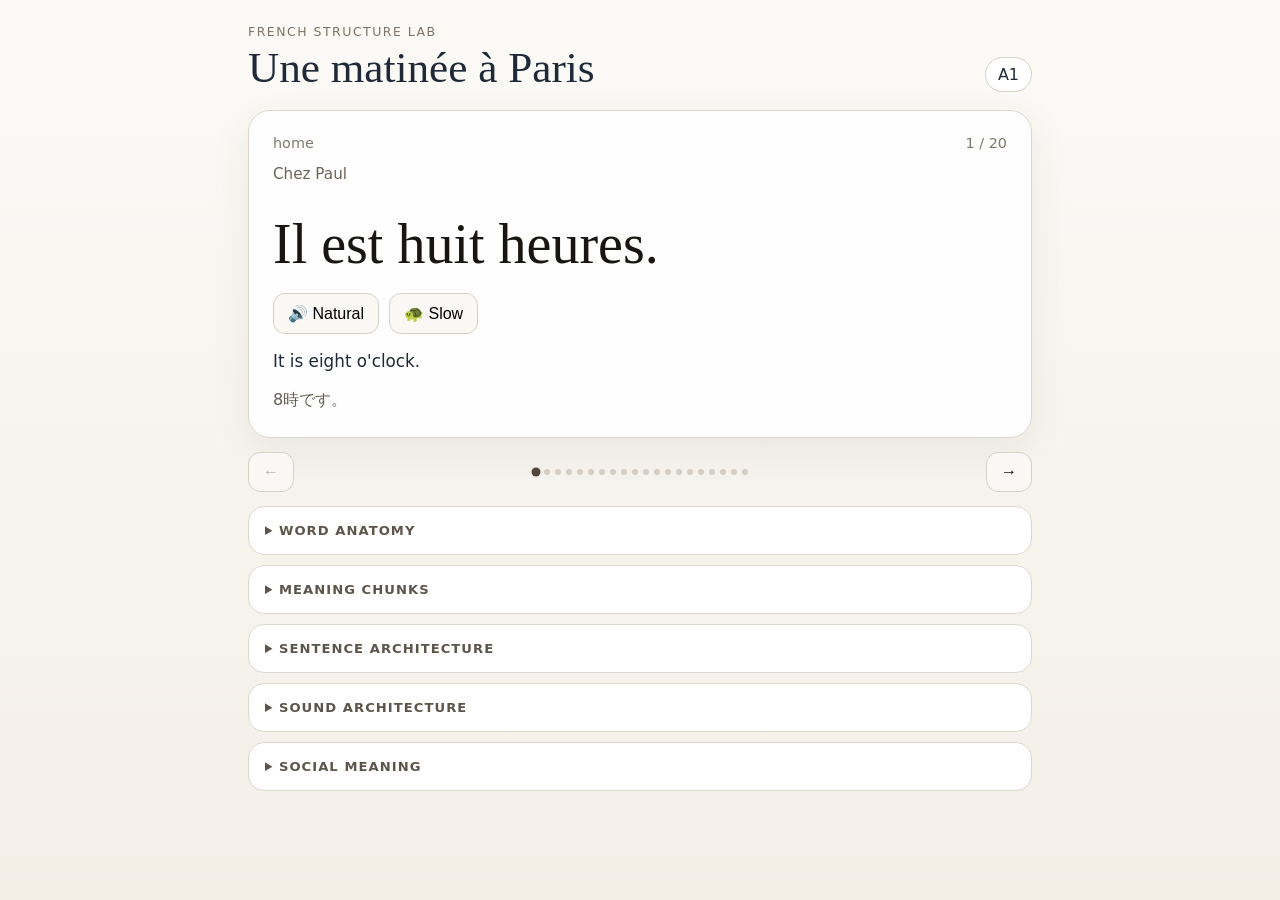
<file: french/index.html>
<!doctype html><html lang="en"><head><meta charset="utf-8"><meta name="viewport" content="width=device-width,initial-scale=1,viewport-fit=cover"><title>French Structure Lab</title><link rel="stylesheet" href="styles.css"><link rel="manifest" href="manifest.webmanifest"></head><body><main class="shell"><header><div><p class="eyebrow">French Structure Lab</p><h1>Une matinée à Paris</h1></div><span class="level">A1</span></header><section class="card hero"><div class="meta"><span id="scene"></span><span id="counter"></span></div><div id="situation" class="situation"></div><button id="sentence" class="sentence" aria-label="Play sentence"></button><div class="audio-row"><button id="play">🔊 Natural</button><button id="slow">🐢 Slow</button></div><p id="en" class="translation en"></p><p id="ja" class="translation ja"></p></section><section class="nav"><button id="prev">←</button><div class="dots" id="dots"></div><button id="next">→</button></section><section class="deep"><details id="wordPanel"><summary>WORD ANATOMY</summary><div id="words" class="word-grid"></div><div id="wordDetail" class="detail muted">Tap a word to inspect it.</div></details><details><summary>MEANING CHUNKS</summary><div id="chunks"></div></details><details><summary>SENTENCE ARCHITECTURE</summary><div id="architecture"></div></details><details><summary>SOUND ARCHITECTURE</summary><div id="sound"></div></details><details><summary>SOCIAL MEANING</summary><div id="social"></div></details></section></main><script src="curriculum/a1-calibration.js"></script><script src="material-engine.js"></script><script src="storage.js"></script><script src="audio-service.js"></script><script src="app.js"></script></body></html>
</file>
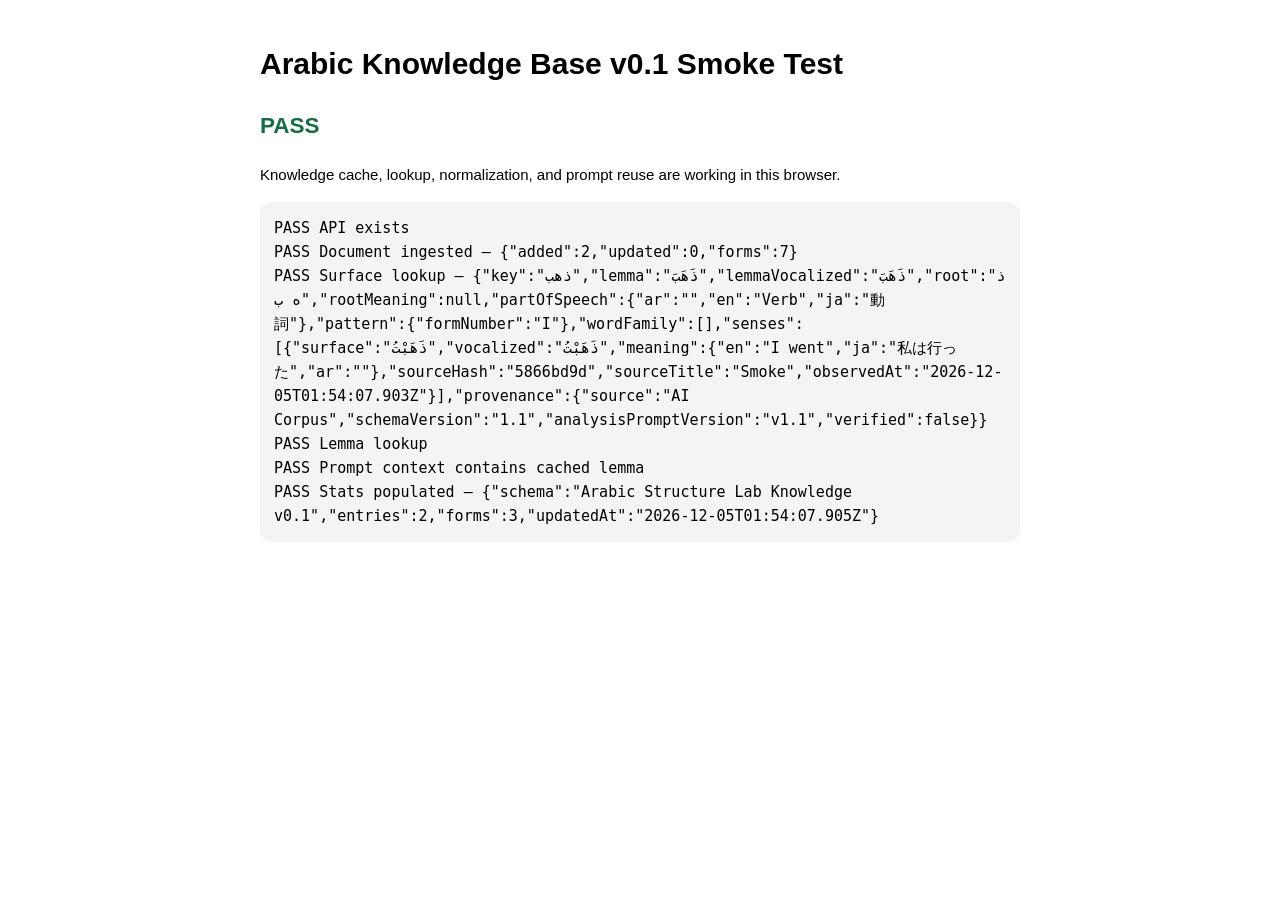
<file: arabic/knowledge-base-smoke.html>
<!doctype html><html lang="en"><head><meta charset="utf-8"><meta name="viewport" content="width=device-width,initial-scale=1"><title>Arabic KB Smoke Test</title><style>body{font:15px -apple-system,BlinkMacSystemFont,"Segoe UI",sans-serif;max-width:760px;margin:40px auto;padding:0 18px;line-height:1.6}pre{white-space:pre-wrap;background:#f4f4f4;padding:14px;border-radius:12px}.pass{color:#176b45}.fail{color:#a02b2b}</style></head><body><h1>Arabic Knowledge Base v0.1 Smoke Test</h1><div id="result"></div><pre id="log"></pre><script src="./knowledge-base.js"></script><script>
(function(){
const out=[],assert=(name,ok,detail='')=>{out.push({name,ok,detail});if(!ok)throw new Error(name+(detail?': '+detail:''))};
try{
  const KB=window.ARABIC_KB;assert('API exists',!!KB);
  KB.clear();
  const doc={schemaVersion:'1.1',title:'Smoke',originalText:'ذَهَبْتُ إلى المدرسة.',sentences:[{text:'ذَهَبْتُ إلى المدرسة.',words:[{id:'w1',surface:'ذَهَبْتُ',vocalized:'ذَهَبْتُ',lemma:'ذَهَبَ',lemmaVocalized:'ذَهَبَ',root:'ذ ه ب',partOfSpeech:{en:'Verb',ja:'動詞'},meaning:{en:'I went',ja:'私は行った'},pattern:{formNumber:'I'},wordFamily:[]},{id:'w2',surface:'إلى',vocalized:'إِلَى',lemma:'إِلَى',partOfSpeech:{en:'Preposition'},meaning:{en:'to',ja:'〜へ'}}]}]};
  const r=KB.ingestDocument(doc);assert('Document ingested',r.added>=2,JSON.stringify(r));
  const hit=KB.lookup('ذَهَبْتُ');assert('Surface lookup',hit?.lemma==='ذَهَبَ',JSON.stringify(hit));
  const vocalizedHit=KB.lookup('ذَهَبَ');assert('Lemma lookup',vocalizedHit?.root==='ذ ه ب');
  const ctx=KB.promptContext('غدًا ذَهَبْتُ إلى السوق.');assert('Prompt context contains cached lemma',ctx.includes('ذَهَبَ'));
  const stats=KB.stats();assert('Stats populated',stats.entries>=2,JSON.stringify(stats));
  document.querySelector('#result').innerHTML='<h2 class="pass">PASS</h2><p>Knowledge cache, lookup, normalization, and prompt reuse are working in this browser.</p>';
}catch(e){out.push({name:'Exception',ok:false,detail:e.message});document.querySelector('#result').innerHTML='<h2 class="fail">FAIL</h2><p>'+e.message+'</p>'}
document.querySelector('#log').textContent=out.map(x=>(x.ok?'PASS ':'FAIL ')+x.name+(x.detail?' — '+x.detail:'')).join('\n');
})();
</script></body></html>
</file>
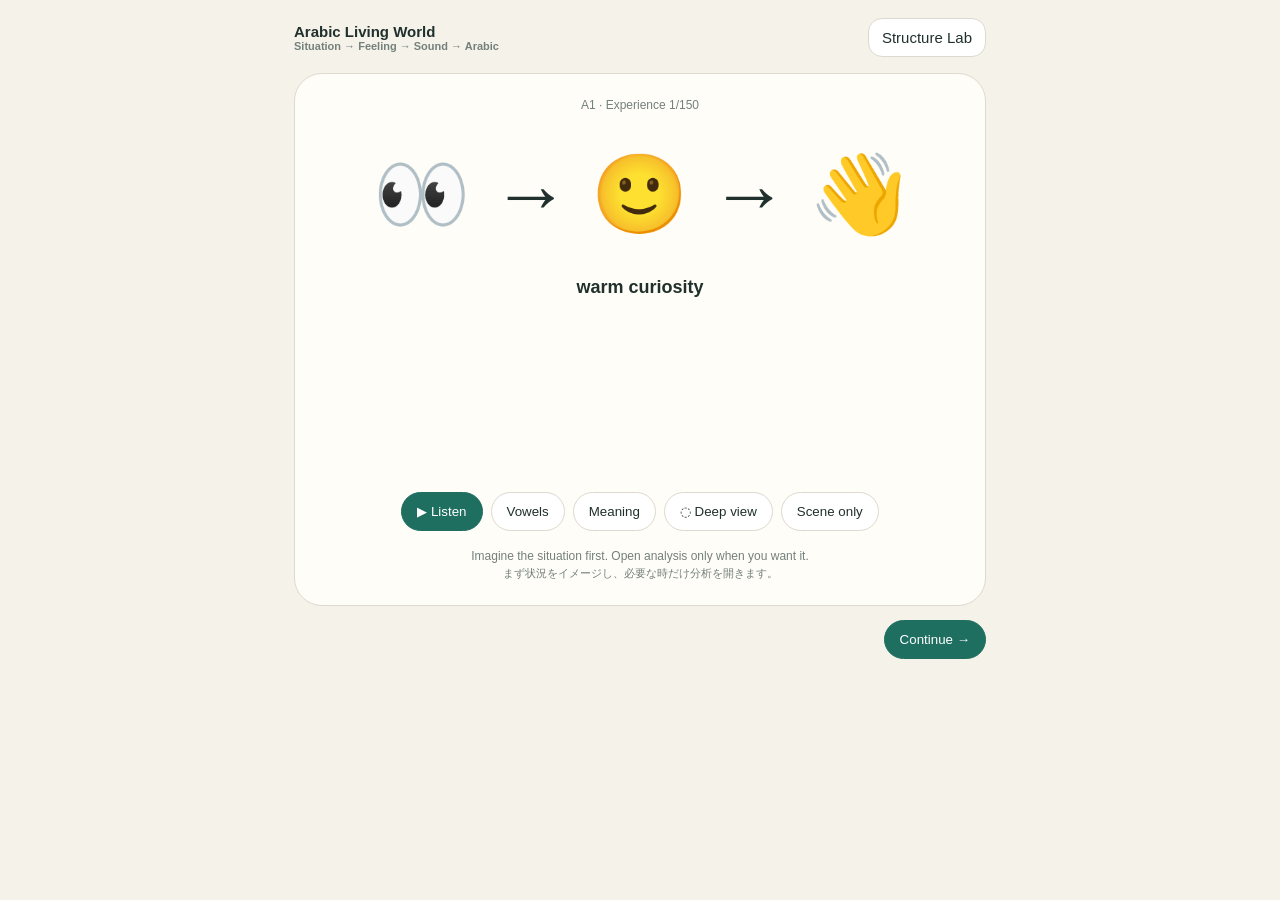
<file: arabic/living.html>
<!doctype html><html lang="en"><head><meta charset="utf-8"><meta name="viewport" content="width=device-width,initial-scale=1,viewport-fit=cover"><title>Arabic Living World</title><style>:root{--b:#f5f2ea;--p:#fffdf8;--i:#20302d;--m:#74807c;--l:#ded9ce;--a:#1f6f61}*{box-sizing:border-box}body{margin:0;background:var(--b);color:var(--i);font:15px -apple-system,BlinkMacSystemFont,"Segoe UI",sans-serif}.app{max-width:720px;margin:auto;padding:calc(18px + env(safe-area-inset-top)) 14px calc(30px + env(safe-area-inset-bottom))}.top{display:flex;justify-content:space-between;align-items:center}.brand{font-weight:800}.brand small{display:block;color:var(--m);font-size:11px}.btn{border:1px solid var(--l);background:#fff;border-radius:14px;padding:10px 13px;color:var(--i);text-decoration:none}.card{margin-top:16px;background:var(--p);border:1px solid var(--l);border-radius:28px;padding:24px 18px;min-height:520px;display:flex;flex-direction:column;justify-content:center}.count{text-align:center;color:var(--m);font-size:12px}.emoji{text-align:center;font-size:clamp(48px,14vw,78px);line-height:1.6;margin:20px 0}.feel{text-align:center;font-weight:750;font-size:18px}.ar{direction:rtl;text-align:center;font:clamp(34px,9vw,52px)/1.7 "Geeza Pro","Noto Naskh Arabic",serif;margin:20px 0;min-height:84px}.meaning{text-align:center;min-height:56px}.meaning .en{font-size:17px;font-weight:700;color:var(--i)}.meaning .ja{font-size:12px;color:var(--m);margin-top:5px}.row{display:flex;gap:8px;justify-content:center;flex-wrap:wrap;margin-top:14px}.pill{border:1px solid var(--l);background:#fff;border-radius:999px;padding:11px 15px;color:var(--i)}.primary{background:var(--a);color:#fff;border-color:var(--a)}.active{box-shadow:0 0 0 2px rgba(31,111,97,.15);border-color:var(--a)}.hint{margin-top:18px;text-align:center;color:var(--m);font-size:12px}.hint .ja{display:block;font-size:11px;margin-top:3px}.nav{display:flex;justify-content:space-between;margin-top:14px}.hidden{visibility:hidden}.analysis{display:none;margin-top:14px;background:#fff;border:1px solid var(--l);border-radius:24px;padding:16px}.analysis.open{display:block}.analysisTop{display:flex;justify-content:space-between;align-items:center;gap:10px}.analysisTitle{font-weight:800}.analysisTitle small{display:block;font-weight:400;color:var(--m);font-size:11px}.layerTabs{display:flex;gap:7px;overflow:auto;margin:13px 0 10px;padding-bottom:2px}.tab{white-space:nowrap;border:1px solid var(--l);background:#fff;border-radius:999px;padding:8px 11px}.tab.active{border-color:var(--a);background:#eef6f3}.analysisBody{line-height:1.65}.word{border-top:1px solid #eee7dc;padding:11px 0}.word:first-child{border-top:0}.wordAr{font:25px/1.5 "Geeza Pro","Noto Naskh Arabic",serif;direction:rtl;text-align:right}.micro{font-size:12px;color:var(--m)}.secondary{font-size:12px;color:var(--m);margin-top:2px}.chunk{padding:10px 0;border-top:1px solid #eee7dc}.chunkAr{font:22px/1.5 "Geeza Pro","Noto Naskh Arabic",serif;direction:rtl;text-align:right}.arch{background:#f7f5ef;border-radius:16px;padding:14px}.deep{margin-top:7px}.deep summary{cursor:pointer;color:var(--a);font-size:13px}.empty{text-align:center;color:var(--m);padding:18px 4px}.grammarHero{background:#f7f5ef;border-radius:18px;padding:15px;margin-bottom:12px}.grammarTitle{font-weight:850;font-size:17px}.grammarStep{border-top:1px solid #eee7dc;padding:12px 0}.grammarStep:first-of-type{border-top:0}.grammarStep b{display:block;margin-bottom:3px}.cause{margin-top:12px;border-left:3px solid var(--a);padding:10px 12px;background:#f6faf8;border-radius:0 14px 14px 0}.chain{font-weight:800;letter-spacing:.01em}.arabicTerm{font-family:"Geeza Pro","Noto Naskh Arabic",serif;font-size:18px}</style></head><body><div class="app"><div class="top"><div class="brand">Arabic Living World<small>Situation → Feeling → Sound → Arabic</small></div><a class="btn" href="./index.html">Structure Lab</a></div><main class="card"><div class="count" id="count"></div><div class="emoji" id="emoji"></div><div class="feel" id="feel"></div><div class="ar" id="ar"></div><div class="meaning" id="meaning"></div><div class="row"><button class="pill primary" id="hear">▶︎ Listen</button><button class="pill" id="vowels">Vowels</button><button class="pill" id="show">Meaning</button><button class="pill" id="analyse">◌ Deep view</button><button class="pill" id="reset">Scene only</button></div><div class="hint">Imagine the situation first. Open analysis only when you want it.<span class="ja">まず状況をイメージし、必要な時だけ分析を開きます。</span></div></main><section class="analysis" id="analysis"><div class="analysisTop"><div class="analysisTitle">Structure under the surface<small>表面の下にある構造</small></div><button class="pill" id="closeAnalysis">Close</button></div><div class="layerTabs"><button class="tab active" data-layer="words">Words</button><button class="tab" data-layer="chunks">Chunks</button><button class="tab" data-layer="structure">Structure</button><button class="tab" data-layer="grammar">Grammar</button></div><div class="analysisBody" id="analysisBody"></div></section><div class="nav"><button class="pill" id="prev">←</button><button class="pill primary" id="next">Continue →</button></div></div><script src="./a1-batch1.js"></script><script src="./a1-batch2.js"></script><script src="./a1-batch3.js"></script><script src="./a1-analysis.js"></script><script src="./a1-grammar.js"></script><script>
const B1=window.ARABIC_A1_BATCH1?.experiences||[],B2=window.ARABIC_A1_BATCH2?.experiences||[],B3=window.ARABIC_A1_BATCH3?.experiences||[],A=window.ARABIC_A1_ANALYSIS?.items||{},G=window.ARABIC_A1_GRAMMAR?.items||{};
function norm(e,n){if(e.languageEmergence)return {...e,number:e.number||n,ar:e.languageEmergence.utterance.ar,en:e.languageEmergence.utterance.en,ja:e.languageEmergence.utterance.ja,emoji:e.scene.mentalScene,feel:e.mind.emotionOrBodyState};return {...e,number:e.number||n,ar:e.language?.utterance||'',en:e.language?.meaning?.en||'',ja:e.language?.meaning?.ja||'',emoji:e.scene?.emoji||'',feel:e.scene?.feeling||''}}
const D=[...B1,...B2,...B3].map((e,k)=>norm(e,k+1));let i=+(localStorage.getItem('asl.a1.pos')||0),revealed=false,vocalized=false,layer='words';const $=s=>document.querySelector(s);const strip=t=>(t||'').normalize('NFC').replace(/[\u0610-\u061A\u064B-\u065F\u0670\u06D6-\u06ED]/g,'');
function pulse(){try{if(navigator.vibrate)navigator.vibrate(18)}catch(e){}}function speak(t){if(!('speechSynthesis'in window))return;speechSynthesis.cancel();const u=new SpeechSynthesisUtterance(t);u.lang='ar-SA';u.rate=.78;u.onstart=pulse;u.onboundary=pulse;speechSynthesis.speak(u)}
function esc(s){return String(s??'').replace(/[&<>"']/g,c=>({'&':'&amp;','<':'&lt;','>':'&gt;','"':'&quot;',"'":'&#39;'}[c]))}
function render(){if(!D.length){$('#emoji').textContent='📭';$('#feel').textContent='Learning data could not be loaded.';return}i=Math.max(0,Math.min(i,D.length-1));localStorage.setItem('asl.a1.pos',i);const e=D[i];$('#count').textContent=`A1 · Experience ${e.number||i+1}/${D.length}`;$('#emoji').textContent=e.emoji;$('#feel').textContent=e.feel;$('#ar').textContent=revealed?(vocalized?e.ar:strip(e.ar)):'';$('#meaning').innerHTML='';$('#prev').classList.toggle('hidden',i===0);$('#vowels').classList.toggle('active',vocalized);if($('#analysis').classList.contains('open'))renderAnalysis()}
function renderGrammar(e,b){const g=G[e.id];if(!g){b.innerHTML='<div class="empty">Grammar depth for this Experience is being expanded.<br><span class="micro">このExperienceの文法深掘りは現在拡張中です。</span></div>';return}b.innerHTML=`<div class="grammarHero"><div class="grammarTitle">${esc(g.titleEn)}</div><div class="secondary">${esc(g.titleJa)}</div><p>${esc(g.coreEn)}</p><div class="secondary">${esc(g.coreJa)}</div></div>${(g.steps||[]).map(s=>`<div class="grammarStep"><b>${esc(s[0])}</b><div>${esc(s[1])}</div><div class="secondary"><b>${esc(s[2])}</b>${esc(s[3])}</div></div>`).join('')}<div class="cause"><b>Pattern connection</b><div>${esc(g.contrastEn||'')}</div><div class="secondary">${esc(g.contrastJa||'')}</div></div>`}
function renderAnalysis(){const e=D[i],a=A[e.id],b=$('#analysisBody');document.querySelectorAll('.tab').forEach(x=>x.classList.toggle('active',x.dataset.layer===layer));if(layer==='grammar'){renderGrammar(e,b);return}if(!a){b.innerHTML='<div class="empty">Deep analysis for this Experience is being expanded.<br><span class="micro">このExperienceの深層分析は現在拡張中です。</span></div>';return}if(layer==='words'){b.innerHTML=(a.words||[]).map(w=>`<div class="word"><div class="wordAr">${esc(w.surface)}</div><div><b>${esc(w.meaningEn||w.meaning||'')}</b>${w.meaningJa?`<div class="secondary">${esc(w.meaningJa)}</div>`:''}<div class="micro">${esc(w.pos||'')}</div></div><div class="micro">Lemma ${esc(w.lemma||'—')} · Root ${esc(w.root||'—')}</div><details class="deep"><summary>Morphology · إعراب · Word family</summary><div>${esc(w.morphEn||w.morph||'')}</div>${w.morphJa?`<div class="secondary">${esc(w.morphJa)}</div>`:''}<div><b>إعراب:</b> ${esc(w.irab||'')}</div>${w.family?.length?`<div><b>Word family:</b> ${w.family.map(esc).join(' · ')}</div>`:''}</details></div>`).join('')}else if(layer==='chunks'){b.innerHTML=(a.chunks||[]).map(c=>`<div class="chunk"><div class="chunkAr">${esc(c.text)}</div><div><b>Arabic order:</b> ${esc(c.orderEn||c.order||'')}</div>${c.orderJa?`<div class="secondary">${esc(c.orderJa)}</div>`:''}<div><b>Natural meaning:</b> ${esc(c.naturalEn||c.natural||'')}</div>${c.naturalJa?`<div class="secondary">${esc(c.naturalJa)}</div>`:''}<div class="micro">Function: ${esc(c.functionEn||c.function||'')}</div></div>`).join('')}else{b.innerHTML=`<div class="arch"><div><b>${esc(a.sentenceType?.en||a.sentenceType?.ar||'')}</b></div>${a.sentenceType?.ja?`<div class="secondary">${esc(a.sentenceType.ja)}</div>`:''}<p>${esc(a.architectureEn||a.architecture||'')}</p>${a.architectureJa?`<div class="secondary">${esc(a.architectureJa)}</div>`:''}</div>`}}
$('#hear').onclick=()=>{revealed=true;render();speak(D[i].ar)};$('#vowels').onclick=()=>{vocalized=!vocalized;revealed=true;render()};$('#show').onclick=()=>{$('#meaning').innerHTML=`<div class="en">${esc(D[i].en)}</div><div class="ja">${esc(D[i].ja)}</div>`};$('#analyse').onclick=()=>{$('#analysis').classList.add('open');revealed=true;render();renderAnalysis();setTimeout(()=>$('#analysis').scrollIntoView({behavior:'smooth',block:'nearest'}),30)};$('#closeAnalysis').onclick=()=>$('#analysis').classList.remove('open');document.querySelectorAll('.tab').forEach(t=>t.onclick=()=>{layer=t.dataset.layer;renderAnalysis()});$('#reset').onclick=()=>{revealed=false;vocalized=false;$('#analysis').classList.remove('open');render()};$('#next').onclick=()=>{if(i<D.length-1)i++;revealed=false;vocalized=false;$('#analysis').classList.remove('open');render()};$('#prev').onclick=()=>{if(i>0)i--;revealed=false;vocalized=false;$('#analysis').classList.remove('open');render()};render();
</script></body></html>
</file>
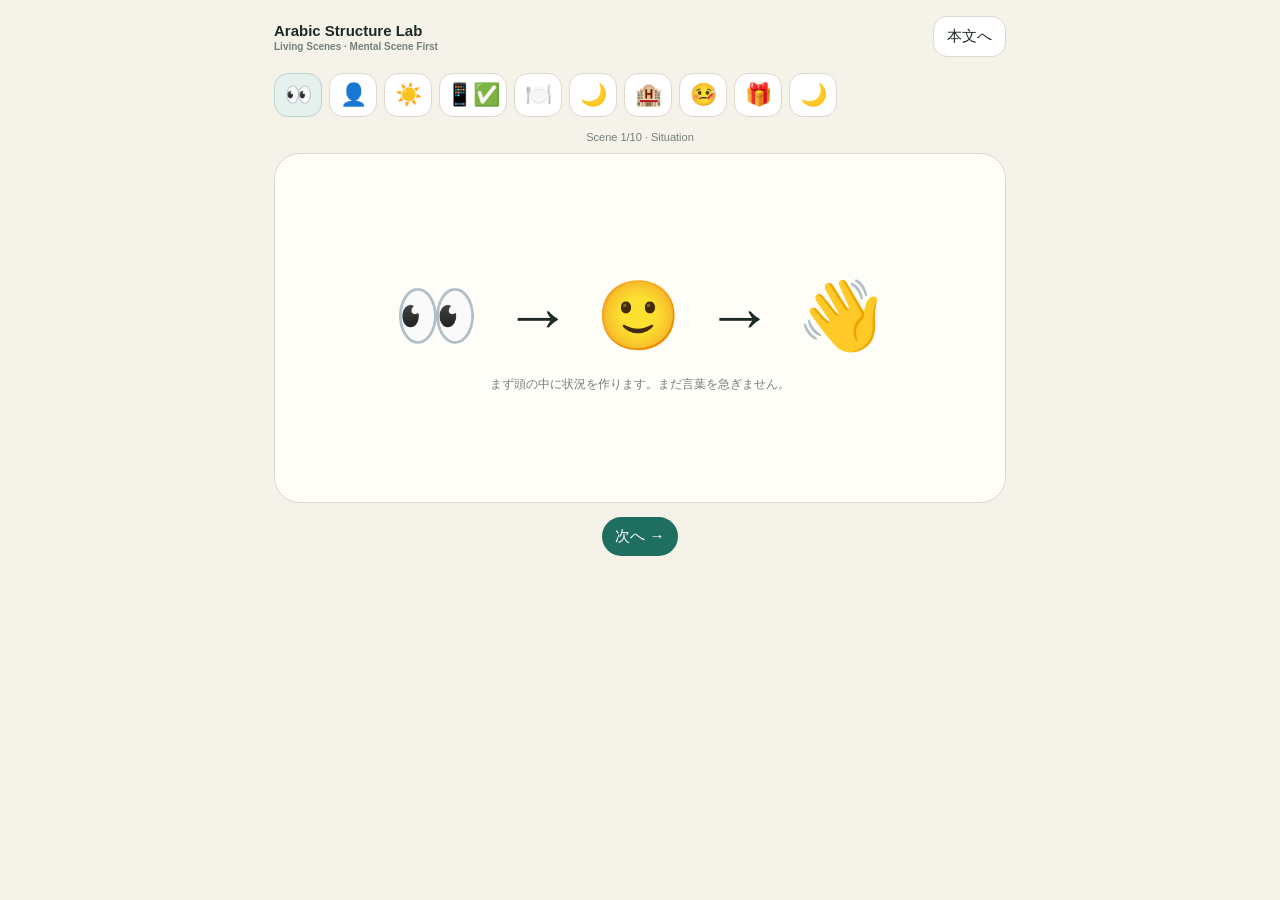
<file: arabic/scenes.html>
<!doctype html><html lang="ja"><head><meta charset="utf-8"><meta name="viewport" content="width=device-width,initial-scale=1,viewport-fit=cover"><meta name="theme-color" content="#f5f2ea"><title>Arabic Structure Lab · Living Scenes</title><style>
:root{--bg:#f5f2ea;--paper:#fffdf8;--ink:#1e2a28;--muted:#73807c;--line:#ded9ce;--accent:#1f6f61;--soft:#e6f0ed;--chip:#ede9df}*{box-sizing:border-box}body{margin:0;background:var(--bg);color:var(--ink);font:15px -apple-system,BlinkMacSystemFont,"Segoe UI",sans-serif}.app{max-width:760px;margin:auto;padding:calc(16px + env(safe-area-inset-top)) 14px calc(30px + env(safe-area-inset-bottom))}.top{display:flex;justify-content:space-between;align-items:center;gap:12px}.brand{font-weight:750}.brand small{display:block;color:var(--muted);font-size:10px;margin-top:2px}.btn,.pill{border:1px solid var(--line);background:#fff;border-radius:14px;padding:10px 13px;color:var(--ink);font:inherit}.pill{border:0;background:var(--chip);border-radius:999px}.primary{background:var(--accent);color:#fff;border-color:var(--accent)}.strip{display:flex;gap:7px;overflow:auto;padding:16px 0 10px}.sceneBtn{min-width:48px;height:44px;border:1px solid var(--line);background:#fff;border-radius:14px;font-size:22px}.sceneBtn.on{background:var(--soft);border-color:#bad4cc}.progress{text-align:center;color:var(--muted);font-size:11px;margin:4px 0 10px}.card{background:var(--paper);border:1px solid var(--line);border-radius:26px;padding:22px 17px;min-height:350px;display:flex;flex-direction:column;justify-content:center}.emoji{text-align:center;font-size:clamp(40px,12vw,68px);line-height:1.55;letter-spacing:.04em}.feel{text-align:center;font-size:18px;font-weight:700;margin-top:14px}.caption{text-align:center;color:var(--muted);font-size:12px;margin-top:7px}.words{display:grid;grid-template-columns:repeat(2,minmax(0,1fr));gap:9px;margin-top:16px}.word{border:1px solid var(--line);background:#fff;border-radius:18px;padding:12px;text-align:center}.word .icon{font-size:25px}.word .ar{font-family:"Geeza Pro","Noto Naskh Arabic",serif;direction:rtl;font-size:27px;margin-top:4px}.word .m{font-size:12px;color:var(--muted);margin-top:3px}.utter{font-family:"Geeza Pro","Noto Naskh Arabic",serif;direction:rtl;text-align:center;font-size:36px;line-height:1.7;margin:14px 0}.meaning{text-align:center;color:var(--muted);min-height:20px}.actions{display:flex;justify-content:center;gap:8px;flex-wrap:wrap;margin-top:14px}.note{background:#f8f6f0;border-radius:16px;padding:11px 13px;font-size:12px;color:var(--muted);margin-top:12px}.writing{position:relative;height:235px;border:1px solid var(--line);background:#fff;border-radius:22px;overflow:hidden;margin-top:14px}.target{position:absolute;inset:0;display:grid;place-items:center;font:82px "Geeza Pro","Noto Naskh Arabic",serif;direction:rtl;color:rgba(31,111,97,.14);pointer-events:none}.target.hide{opacity:0}.writing canvas{position:absolute;inset:0;width:100%;height:100%;touch-action:none}.bottom{display:flex;justify-content:center;gap:8px;margin-top:14px}.label{font-size:10px;color:var(--muted);text-transform:uppercase;letter-spacing:.1em;text-align:center}.backlink{text-decoration:none}
</style></head><body><div class="app"><div class="top"><div class="brand">Arabic Structure Lab<small>Living Scenes · Mental Scene First</small></div><a class="btn backlink" href="./index.html">本文へ</a></div><div class="strip" id="strip"></div><div class="progress" id="progress"></div><main class="card" id="card"></main><div class="bottom" id="bottom"></div></div><script>
const S=[
{e:'👀 → 🙂 → 👋',f:'🙂 会えてうれしい・声をかけたい',c:'人に会った。まず相手へ意識が向く。',w:[['👋','مَرْحَبًا','こんにちは'],['🙂','أَهْلًا','やあ／ようこそ']],u:'مَرْحَبًا!',m:'こんにちは！',x:'مَرْحَبًا',z:'🙂 ↔ 🙂　相手も笑顔で返してくれる。'},
{e:'👤 → ❓ → 🙂',f:'🤔 相手を知りたい',c:'話している相手の名前をまだ知らない。',w:[['👤','اِسْم','名前'],['👉','أَنْتَ','あなた'],['🙋','أَنَا','私']],u:'مَا اسْمُكَ؟',m:'お名前は？',x:'اِسْم',z:'🙂 「عَلِيّ」— 相手が名前を教えてくれる。'},
{e:'☀️ → 🚶 → 🥵 → 💧👀',f:'🥵 喉が渇いた・飲みたい',c:'暑い中を歩いた。水が必要になる。',w:[['💧','مَاء','水'],['🥵','عَطْشَان','喉が渇いた'],['🤲','أُرِيدُ','私は欲しい'],['🥤','أَشْرَبُ','私は飲む']],u:'أُرِيدُ مَاءً.',m:'水が欲しい。',x:'مَاء',z:'🥤 → 🙂　水を受け取り、喉の渇きがおさまる。'},
{e:'📱✅  🔑✅  👛❌ → 😧 → 🔍',f:'😧 焦る・探したい',c:'出かけようとしたら財布がない。',w:[['❓','أَيْنَ','どこ'],['👛','مِحْفَظَة','財布'],['👇','هُنَا','ここ'],['👉','هُنَاكَ','あそこ']],u:'أَيْنَ مِحْفَظَتِي؟',m:'私の財布はどこ？',x:'مِحْفَظَة',z:'👩👉🛋️ → 😮 → 😊　教えてもらい、見つかる。'},
{e:'🍽️ → 👀 → 😋 → 👉🍲',f:'😋 食べたい・これを選びたい',c:'メニューを見て、食べたいものを見つけた。',w:[['👉','هَذَا','これ'],['🤲','أُرِيدُ','私は欲しい'],['🍲','طَعَام','食べ物'],['🙏','مِنْ فَضْلِكَ','お願いします']],u:'أُرِيدُ هَذَا، مِنْ فَضْلِكَ.',m:'これをお願いします。',x:'هَذَا',z:'🍲 → 🙂　注文したものが運ばれてくる。'},
{e:'🌙 → 😴 → ⏰😳 → 🚌💨 → 😱',f:'😱 まずい・遅れた',c:'寝坊して、バスが行ってしまった。',w:[['⏰','سَاعَة','時計／時刻'],['🚌','حَافِلَة','バス'],['😱','تَأَخَّرَ','遅れた'],['🏃','سَرِيعًا','急いで']],u:'تَأَخَّرْتُ!',m:'遅れた！',x:'حَافِلَة',z:'📱 → 😟　待っている人へ事情を伝える必要が生まれる。'},
{e:'🏨 → 🚪 → 🔒 → 😕',f:'😕 入りたいのに入れない',c:'ドアが開かない。部屋へ入りたい。',w:[['🚪','بَاب','ドア'],['🔑','مِفْتَاح','鍵'],['➡️','دُخُول','入ること'],['🙅','لَا أَسْتَطِيعُ','私はできない']],u:'لَا أَسْتَطِيعُ الدُّخُولَ.',m:'中に入れません。',x:'مِفْتَاح',z:'🧑‍💼🔑 → 🚪✅　助けてもらい、ドアが開く。'},
{e:'🤒 → 🏠 → 📱',f:'🤒 具合が悪い・知らせたい',c:'今日は外へ出るのがつらい。相手へ伝える。',w:[['🤒','مَرِيض','病気の'],['😫','تَعْبَان','疲れた／具合が悪い'],['🏠','بَيْت','家'],['📅','الْيَوْم','今日']],u:'أَنَا مَرِيضٌ الْيَوْمَ.',m:'今日は具合が悪いです。',x:'مَرِيض',z:'📱🙂　相手が事情を理解し、休めることになる。'},
{e:'🎁 → 😮 → 😊 → 🙏',f:'😊 うれしい・感謝を伝えたい',c:'思いがけず贈り物をもらった。',w:[['🎁','هَدِيَّة','贈り物'],['✨','جَمِيل','美しい／すてき'],['🙏','شُكْرًا','ありがとう'],['💛','جَزِيلًا','大いに']],u:'شُكْرًا جَزِيلًا!',m:'本当にありがとう！',x:'شُكْرًا',z:'😊 ↔ 😊　感謝が伝わり、相手もうれしくなる。'},
{e:'🌙 → 🥱 → 👋 → 🚪',f:'😌 今日はここまで・また会いたい',c:'一日が終わり、相手と別れる。',w:[['🌙','مَسَاء','夕方／夜'],['👋','لِقَاء','会うこと'],['📅','غَدًا','明日'],['🙂','إِلَى','〜まで／〜へ']],u:'إِلَى اللِّقَاءِ.',m:'また会いましょう。',x:'لِقَاء',z:'👋🙂　別れても、次に会うことが前提として残る。'}];
let i=0,step=0,ctx,drawing=false,last=null;const $=s=>document.querySelector(s);const $$=s=>[...document.querySelectorAll(s)];
function buzz(){if(navigator.vibrate)navigator.vibrate(12)}function speak(t){if(!t)return;if(!('speechSynthesis'in window))return; speechSynthesis.cancel();let u=new SpeechSynthesisUtterance(t);u.lang='ar-SA';u.rate=.78;u.onstart=buzz;u.onboundary=buzz;speechSynthesis.speak(u)}
function names(n){return['Situation','Feeling / Need','Sound World','Arabic emerges','Writing','Consequence'][n]}
function render(){let s=S[i];$('#strip').innerHTML=S.map((x,n)=>`<button class="sceneBtn ${n===i?'on':''}" data-i="${n}">${x.e.split(' ')[0]}</button>`).join('');$('#progress').textContent=`Scene ${i+1}/10 · ${names(step)}`;let h='';
if(step===0)h=`<div class="emoji">${s.e}</div><div class="caption">まず頭の中に状況を作ります。まだ言葉を急ぎません。</div>`;
if(step===1)h=`<div class="emoji">${s.e}</div><div class="feel">${s.f}</div><div class="caption">${s.c}</div>`;
if(step===2)h=`<div class="emoji" style="font-size:40px">${s.e}</div><div class="words">${s.w.map((w,n)=>`<button class="word" data-w="${n}"><div class="icon">${w[0]}</div><div class="ar">${w[1]}</div><div class="m">▶︎ ${w[2]}</div></button>`).join('')}</div><div class="note">単語帳ではなく、この場面に今存在している言葉です。触ると発音します。</div>`;
if(step===3)h=`<div class="emoji" style="font-size:42px">${s.e}</div><div class="actions"><button class="pill primary" id="hear">▶︎ まず聞く</button></div><div class="utter">${s.u}</div><div class="actions"><button class="pill" id="meaningBtn">意味を確認</button></div><div class="meaning" id="meaning"></div>`;
if(step===4)h=`<div class="label">Writing · イメージ → 音 → 文字</div><div class="utter" style="font-size:30px">${s.x}</div><div class="writing"><div class="target" id="target">${s.x}</div><canvas id="canvas"></canvas></div><div class="actions"><button class="pill" id="hearWrite">▶︎ 発音</button><button class="pill" id="trace">見本を隠す</button><button class="pill" id="clear">消す</button></div>`;
if(step===5)h=`<div class="emoji">${s.z.split('　')[0]}</div><div class="feel">${s.z}</div><div class="caption">言葉を使った結果、状況が変わります。</div><div class="actions"><button class="pill primary" id="again">最初からもう一度</button><button class="pill" id="finalHear">▶︎ 発話を聞く</button></div>`;
$('#card').innerHTML=h;$('#bottom').innerHTML=`${step>0?'<button class="pill" id="back">← 戻る</button>':''}${step<5?'<button class="pill primary" id="next">次へ →</button>':''}`;$$('[data-i]').forEach(b=>b.onclick=()=>{i=+b.dataset.i;step=0;buzz();render()});$$('[data-w]').forEach(b=>b.onclick=()=>speak(s.w[+b.dataset.w][1]));$('#next')?.addEventListener('click',()=>{step++;buzz();render()});$('#back')?.addEventListener('click',()=>{step--;render()});$('#hear')?.addEventListener('click',()=>speak(s.u));$('#meaningBtn')?.addEventListener('click',()=>$('#meaning').textContent=s.m);$('#hearWrite')?.addEventListener('click',()=>speak(s.x));$('#finalHear')?.addEventListener('click',()=>speak(s.u));$('#again')?.addEventListener('click',()=>{step=0;render()});if(step===4)initCanvas();$('#trace')?.addEventListener('click',e=>{let t=$('#target');t.classList.toggle('hide');e.target.textContent=t.classList.contains('hide')?'見本を表示':'見本を隠す'});$('#clear')?.addEventListener('click',clearCanvas)}
function initCanvas(){let c=$('#canvas'),r=c.getBoundingClientRect(),d=devicePixelRatio||1;c.width=r.width*d;c.height=r.height*d;ctx=c.getContext('2d');ctx.scale(d,d);ctx.strokeStyle='#21312d';ctx.lineWidth=4;ctx.lineCap='round';ctx.lineJoin='round';const pt=e=>{let q=c.getBoundingClientRect();return{x:e.clientX-q.left,y:e.clientY-q.top}};c.onpointerdown=e=>{drawing=true;last=pt(e);c.setPointerCapture(e.pointerId);buzz()};c.onpointermove=e=>{if(!drawing)return;let p=pt(e);ctx.beginPath();ctx.moveTo(last.x,last.y);ctx.lineTo(p.x,p.y);ctx.stroke();last=p};c.onpointerup=()=>{drawing=false;last=null};c.onpointercancel=c.onpointerup}
function clearCanvas(){let c=$('#canvas');if(ctx)ctx.clearRect(0,0,c.width,c.height);buzz()}render();
</script></body></html>
</file>
<file: french/styles.css>
:root{font-family:Inter,ui-sans-serif,system-ui,-apple-system,BlinkMacSystemFont,"Segoe UI",sans-serif;color:#1f2937;background:#f6f3ed}*{box-sizing:border-box}body{margin:0;background:linear-gradient(180deg,#fbfaf7,#f3efe7);min-height:100vh}.shell{max-width:820px;margin:0 auto;padding:24px 18px 48px}header{display:flex;align-items:flex-end;justify-content:space-between;gap:16px;margin-bottom:18px}.eyebrow{margin:0 0 4px;font-size:.78rem;letter-spacing:.12em;text-transform:uppercase;color:#7c7367}h1{margin:0;font-family:Georgia,serif;font-weight:500;font-size:clamp(1.7rem,5vw,2.7rem)}.level{border:1px solid #d8d0c4;border-radius:999px;padding:7px 12px;background:#fff}.card{background:rgba(255,255,255,.92);border:1px solid #ddd6cb;border-radius:22px;box-shadow:0 14px 40px rgba(75,62,46,.08)}.hero{padding:24px}.meta{display:flex;justify-content:space-between;color:#81786d;font-size:.9rem}.situation{margin-top:14px;font-size:.95rem;color:#6b6258}.sentence{display:block;width:100%;border:0;background:transparent;padding:28px 0 16px;text-align:left;font-family:Georgia,serif;font-size:clamp(2rem,7vw,3.5rem);line-height:1.18;color:#181512;cursor:pointer}.audio-row{display:flex;gap:10px;flex-wrap:wrap}.audio-row button,.nav button{border:1px solid #d9d0c4;background:#faf8f4;border-radius:12px;padding:10px 14px;font-size:1rem}.translation{margin:14px 0 0;line-height:1.55}.en{font-size:1.05rem}.ja{color:#665e55}.nav{display:grid;grid-template-columns:auto 1fr auto;align-items:center;gap:12px;margin:14px 0}.dots{display:flex;justify-content:center;gap:5px;flex-wrap:wrap}.dot{width:6px;height:6px;border-radius:50%;background:#d5cec4}.dot.active{background:#4f463d;transform:scale(1.5)}.deep{display:grid;gap:10px}details{background:#fff;border:1px solid #ded7ce;border-radius:16px;padding:0 16px}summary{cursor:pointer;padding:16px 0;font-size:.82rem;font-weight:700;letter-spacing:.08em;color:#5d554c}.word-grid{display:flex;flex-wrap:wrap;gap:8px;padding-bottom:12px}.word{border:1px solid #d8d0c5;background:#f8f5ef;border-radius:10px;padding:8px 10px;cursor:pointer}.detail{border-top:1px solid #ece6dc;padding:14px 0 18px;line-height:1.55}.muted{color:#857b70}.chunk,.arch{padding:11px 0;border-top:1px solid #eee8df}.chunk:first-child,.arch:first-child{border-top:0}.chunk strong{display:block;font-family:Georgia,serif;font-size:1.16rem;margin-bottom:4px}.small{font-size:.9rem;color:#736a60}@media(max-width:520px){.shell{padding:16px 12px 34px}.hero{padding:18px}.sentence{padding-top:22px}header{align-items:center}}
</file>
